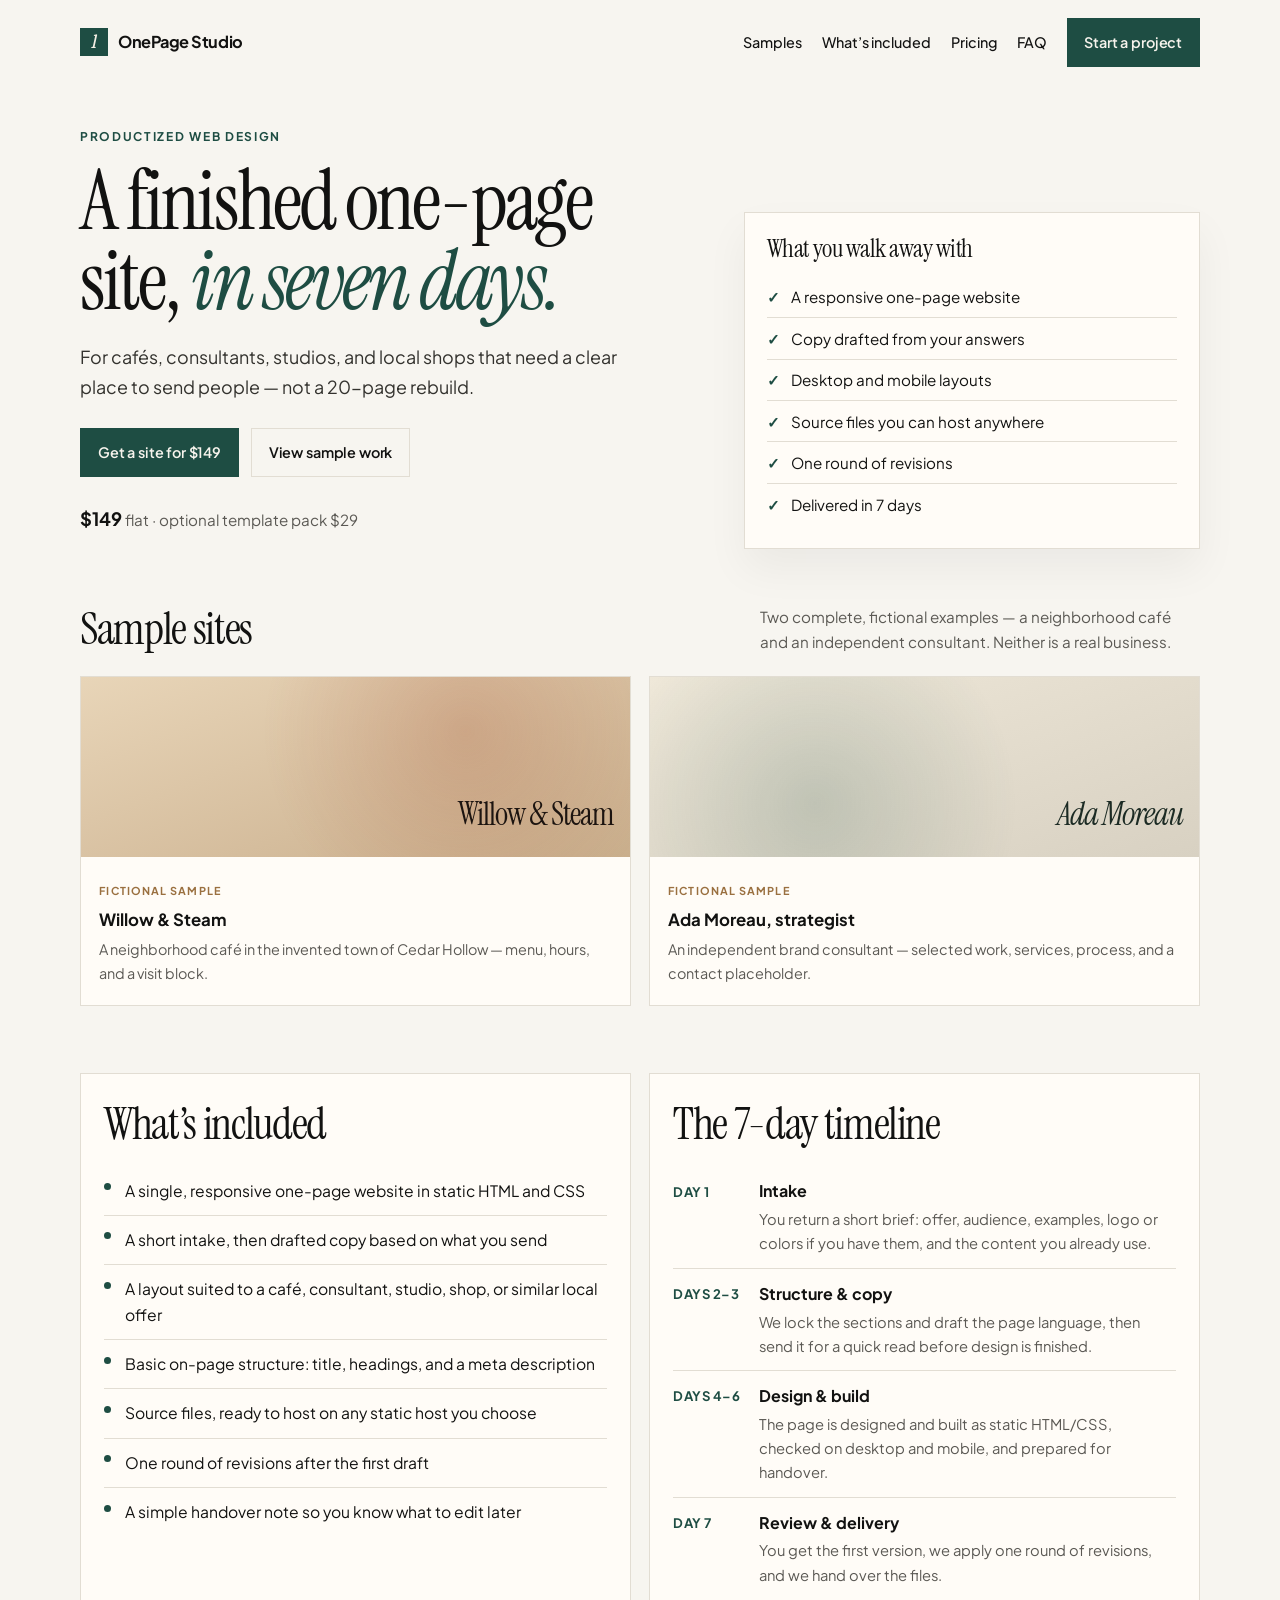
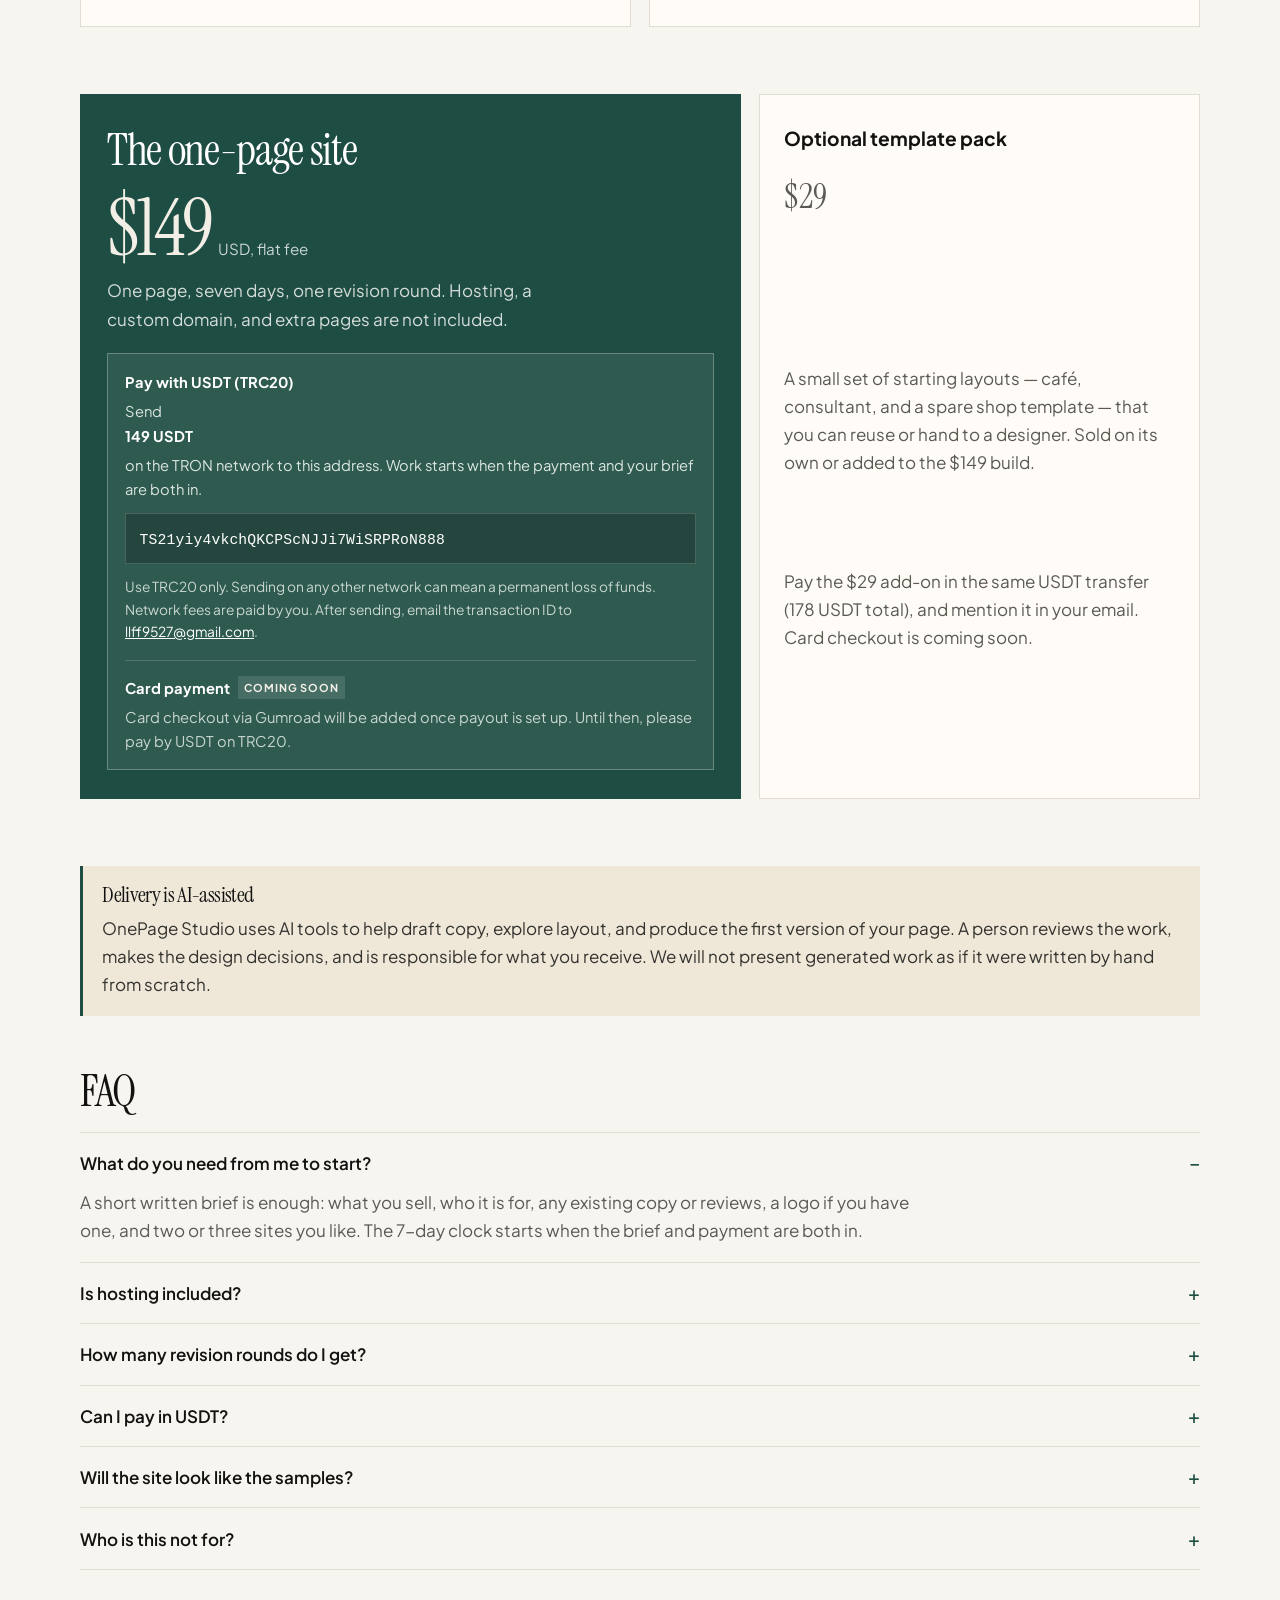
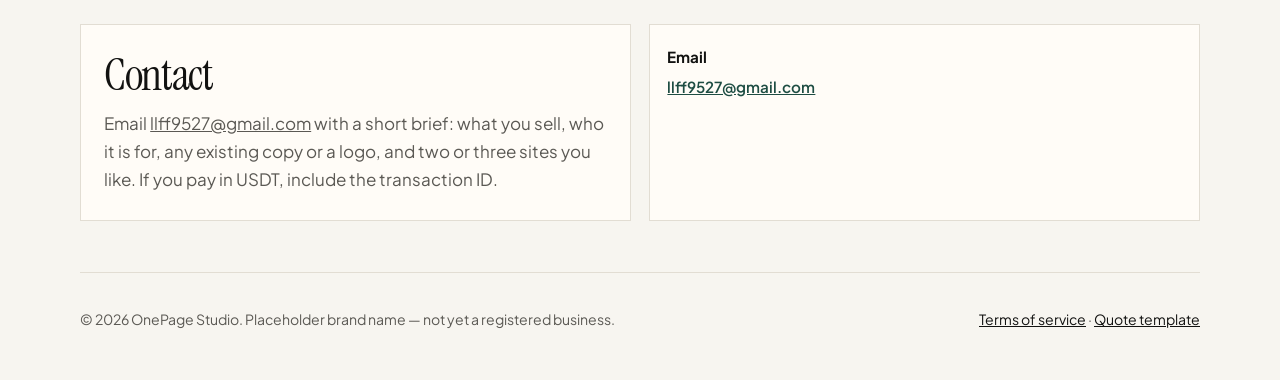
<file: index.html>
<!DOCTYPE html>
<html lang="en">
<head>
  <meta charset="utf-8">
  <meta name="viewport" content="width=device-width, initial-scale=1">
  <meta name="description" content="OnePage Studio designs and delivers a finished one-page website in 7 days for $149. Pay with TRC20 USDT. Card payment is coming soon. Delivery is AI-assisted.">
  <title>OnePage Studio — a one-page website in 7 days</title>
  <link rel="stylesheet" href="fonts/instrument-serif.css">
  <link rel="stylesheet" href="fonts/plus-jakarta.css">
  <link rel="stylesheet" href="css/studio.css">
</head>
<body>
  <a class="skip" href="#main">Skip to content</a>

  <div class="wrap">
    <header class="site">
      <a class="logo" href="#main"><span class="logo-mark" aria-hidden="true">1</span>OnePage Studio</a>
      <nav class="site" aria-label="Primary">
        <a href="#samples">Samples</a>
        <a href="#included">What’s included</a>
        <a href="#pricing">Pricing</a>
        <a href="#faq">FAQ</a>
        <a class="btn" href="#pricing">Start a project</a>
      </nav>
    </header>

    <main id="main">
      <section class="hero">
        <div class="hero-grid">
          <div>
            <p class="eyebrow">Productized web design</p>
            <h1>A finished one-page site, <em>in seven days.</em></h1>
            <p class="lede">For cafés, consultants, studios, and local shops that need a clear place to send people — not a 20-page rebuild.</p>
            <div class="hero-actions">
              <a class="btn" href="#pricing">Get a site for $149</a>
              <a class="btn btn-ghost" href="#samples">View sample work</a>
              <p class="price-chip"><strong>$149</strong> flat · optional template pack $29</p>
            </div>
          </div>
          <aside class="hero-card">
            <h2>What you walk away with</h2>
            <ul class="include-mini">
              <li><i>✓</i> A responsive one-page website</li>
              <li><i>✓</i> Copy drafted from your answers</li>
              <li><i>✓</i> Desktop and mobile layouts</li>
              <li><i>✓</i> Source files you can host anywhere</li>
              <li><i>✓</i> One round of revisions</li>
              <li><i>✓</i> Delivered in 7 days</li>
            </ul>
          </aside>
        </div>
      </section>

      <section class="samples" id="samples">
        <div class="section-head">
          <h2>Sample sites</h2>
          <p>Two complete, fictional examples — a neighborhood café and an independent consultant. Neither is a real business.</p>
        </div>
        <div class="sample-grid">
          <a class="sample-card" href="samples/cafe/index.html">
            <div class="thumb cafe" aria-hidden="true"><span class="thumb-type">Willow &amp; Steam</span></div>
            <div class="meta">
              <span class="badge">Fictional sample</span>
              <h3>Willow &amp; Steam</h3>
              <p>A neighborhood café in the invented town of Cedar Hollow — menu, hours, and a visit block.</p>
            </div>
          </a>
          <a class="sample-card" href="samples/consultant/index.html">
            <div class="thumb consult" aria-hidden="true"><span class="thumb-type">Ada Moreau</span></div>
            <div class="meta">
              <span class="badge">Fictional sample</span>
              <h3>Ada Moreau, strategist</h3>
              <p>An independent brand consultant — selected work, services, process, and a contact placeholder.</p>
            </div>
          </a>
        </div>
      </section>

      <div class="two" id="included">
        <section class="panel">
          <h2>What’s included</h2>
          <ul class="list">
            <li>A single, responsive one-page website in static HTML and CSS</li>
            <li>A short intake, then drafted copy based on what you send</li>
            <li>A layout suited to a café, consultant, studio, shop, or similar local offer</li>
            <li>Basic on-page structure: title, headings, and a meta description</li>
            <li>Source files, ready to host on any static host you choose</li>
            <li>One round of revisions after the first draft</li>
            <li>A simple handover note so you know what to edit later</li>
          </ul>
        </section>
        <section class="panel" id="timeline">
          <h2>The 7-day timeline</h2>
          <ol class="timeline">
            <li>
              <span class="day">Day 1</span>
              <div>
                <h3>Intake</h3>
                <p>You return a short brief: offer, audience, examples, logo or colors if you have them, and the content you already use.</p>
              </div>
            </li>
            <li>
              <span class="day">Days 2–3</span>
              <div>
                <h3>Structure &amp; copy</h3>
                <p>We lock the sections and draft the page language, then send it for a quick read before design is finished.</p>
              </div>
            </li>
            <li>
              <span class="day">Days 4–6</span>
              <div>
                <h3>Design &amp; build</h3>
                <p>The page is designed and built as static HTML/CSS, checked on desktop and mobile, and prepared for handover.</p>
              </div>
            </li>
            <li>
              <span class="day">Day 7</span>
              <div>
                <h3>Review &amp; delivery</h3>
                <p>You get the first version, we apply one round of revisions, and we hand over the files.</p>
              </div>
            </li>
          </ol>
        </section>
      </div>

      <section class="pricing" id="pricing">
        <div class="price-grid">
          <div class="price-card">
            <h2>The one-page site</h2>
            <div class="amount"><b>$149</b><span>USD, flat fee</span></div>
            <p class="fine">One page, seven days, one revision round. Hosting, a custom domain, and extra pages are not included.</p>
            <div class="pay-box">
              <strong>Pay with USDT (TRC20)</strong>
              <p>Send <strong>149 USDT</strong> on the TRON network to this address. Work starts when the payment and your brief are both in.</p>
              <p class="wallet"><code>TS21yiy4vkchQKCPScNJJi7WiSRPRoN888</code></p>
              <p class="pay-note">Use TRC20 only. Sending on any other network can mean a permanent loss of funds. Network fees are paid by you. After sending, email the transaction ID to <a href="mailto:llff9527@gmail.com">llff9527@gmail.com</a>.</p>
              <div class="pay-soon">
                <strong>Card payment <span class="soon-tag">Coming soon</span></strong>
                <p>Card checkout via Gumroad will be added once payout is set up. Until then, please pay by USDT on TRC20.</p>
              </div>
            </div>
          </div>
          <div class="add-on">
            <h3>Optional template pack</h3>
            <p class="tagprice">$29</p>
            <p>A small set of starting layouts — café, consultant, and a spare shop template — that you can reuse or hand to a designer. Sold on its own or added to the $149 build.</p>
            <p>Pay the $29 add-on in the same USDT transfer (178 USDT total), and mention it in your email. Card checkout is coming soon.</p>
          </div>
        </div>
      </section>

      <aside class="notice" id="ai">
        <h2>Delivery is AI-assisted</h2>
        <p>OnePage Studio uses AI tools to help draft copy, explore layout, and produce the first version of your page. A person reviews the work, makes the design decisions, and is responsible for what you receive. We will not present generated work as if it were written by hand from scratch.</p>
      </aside>

      <section class="faq" id="faq">
        <h2>FAQ</h2>
        <details open>
          <summary>What do you need from me to start?</summary>
          <p>A short written brief is enough: what you sell, who it is for, any existing copy or reviews, a logo if you have one, and two or three sites you like. The 7-day clock starts when the brief and payment are both in.</p>
        </details>
        <details>
          <summary>Is hosting included?</summary>
          <p>No. You receive static files you can put on GitHub Pages, Netlify, Cloudflare Pages, or any host you already use. Domain registration is also yours to arrange. We can include a short hosting note in the handover.</p>
        </details>
        <details>
          <summary>How many revision rounds do I get?</summary>
          <p>One round is included, covering copy tweaks and reasonable layout adjustments on the agreed page. A change of offer, a new sitemap, or extra pages would be quoted separately.</p>
        </details>
        <details>
          <summary>Can I pay in USDT?</summary>
          <p>Yes — TRC20 USDT sent to the address in the pricing section is the payment method available now. Send 149 USDT (or 178 USDT if you add the template pack) on the TRON network only, then email the transaction ID to llff9527@gmail.com. Card payment via Gumroad is coming soon.</p>
        </details>
        <details>
          <summary>Will the site look like the samples?</summary>
          <p>The samples show the standard of finish and the kind of one-page structure we deliver. Your layout, type, and colors will be set from your brief, not copied from the fictional café or consultant.</p>
        </details>
        <details>
          <summary>Who is this not for?</summary>
          <p>If you need an online store, a booking engine, a blog, or a large marketing site, this offer is too small. It is meant for a single, clear page that can be built and handed over in a week.</p>
        </details>
      </section>

      <section class="contact" id="contact">
        <div class="panel">
          <h2>Contact</h2>
          <p>Email <a href="mailto:llff9527@gmail.com">llff9527@gmail.com</a> with a short brief: what you sell, who it is for, any existing copy or a logo, and two or three sites you like. If you pay in USDT, include the transaction ID.</p>
        </div>
        <div class="contact-box">
          <strong>Email</strong>
          <a href="mailto:llff9527@gmail.com">llff9527@gmail.com</a>
        </div>
      </section>
    </main>

    <footer class="site">
      <p>© 2026 OnePage Studio. Placeholder brand name — not yet a registered business.</p>
      <p><a href="terms.html">Terms of service</a> · <a href="quote-template.html">Quote template</a></p>
    </footer>
  </div>
</body>
</html>
</file>
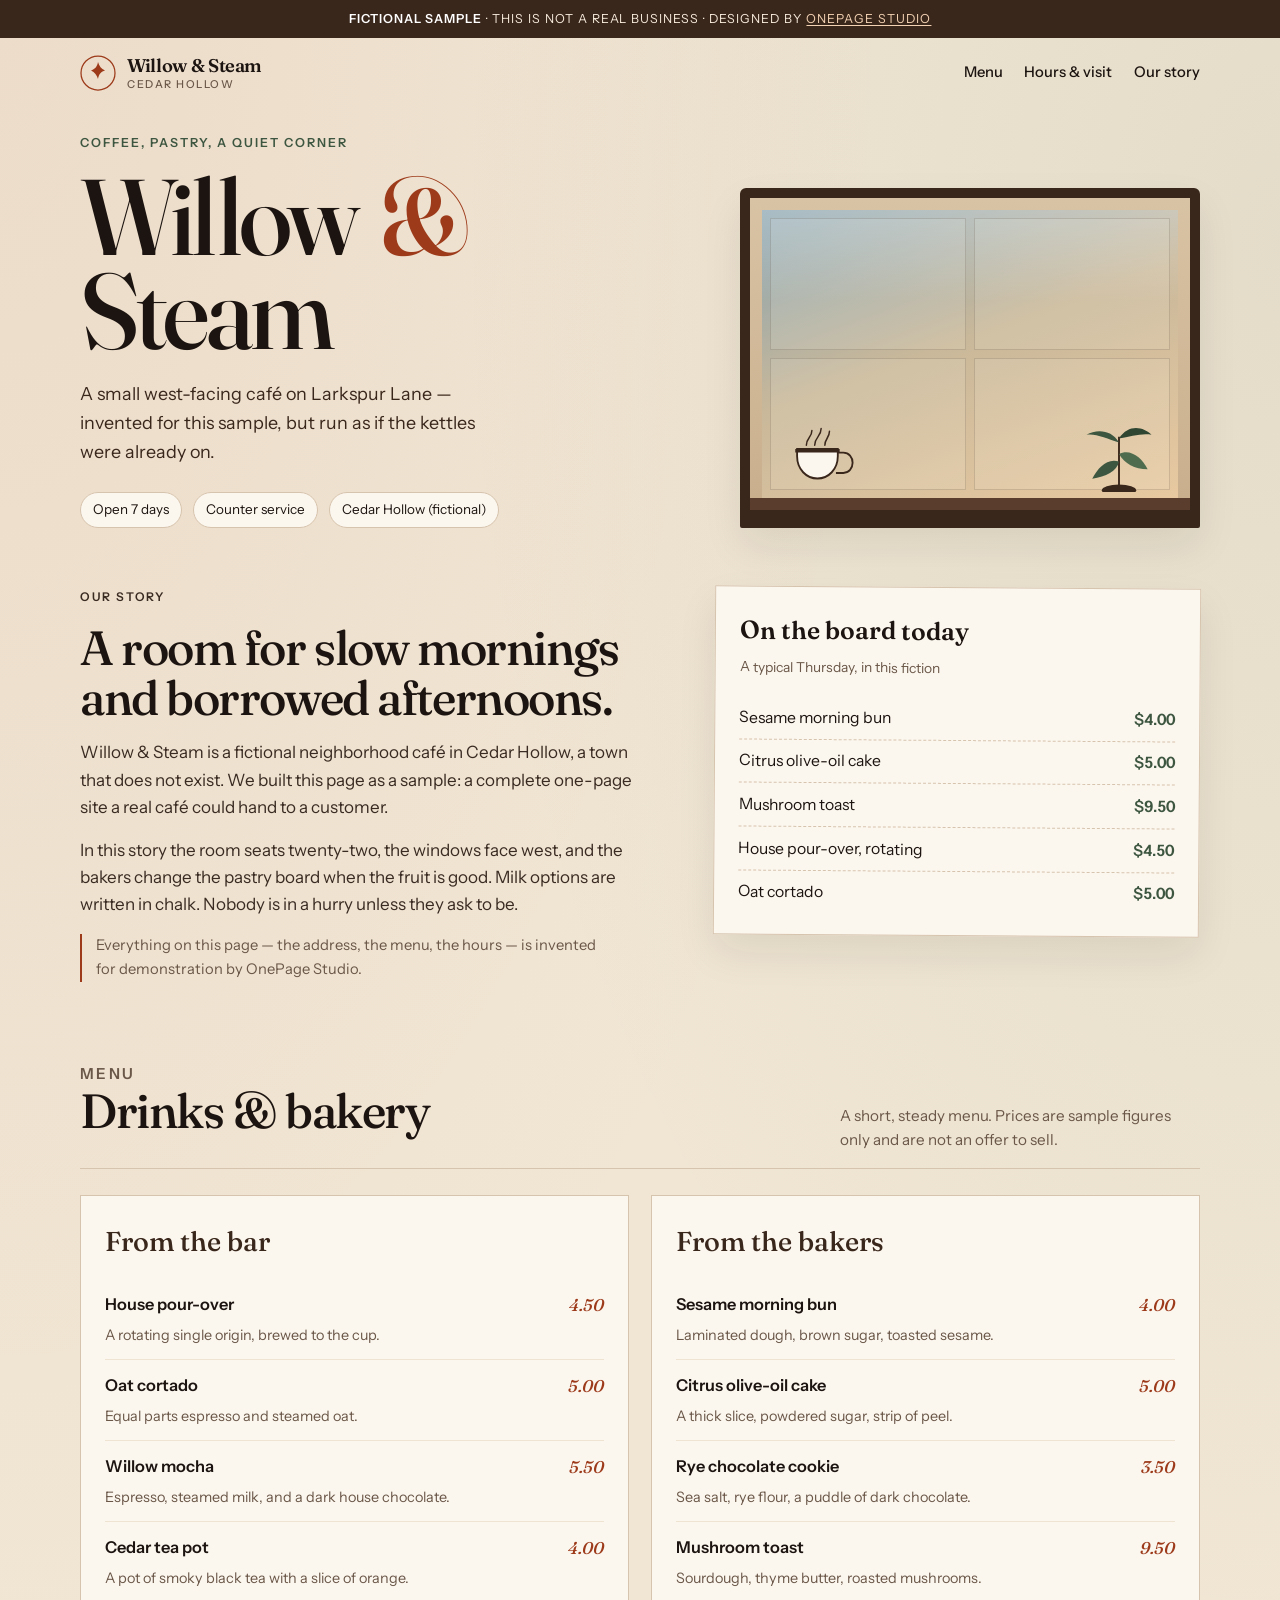
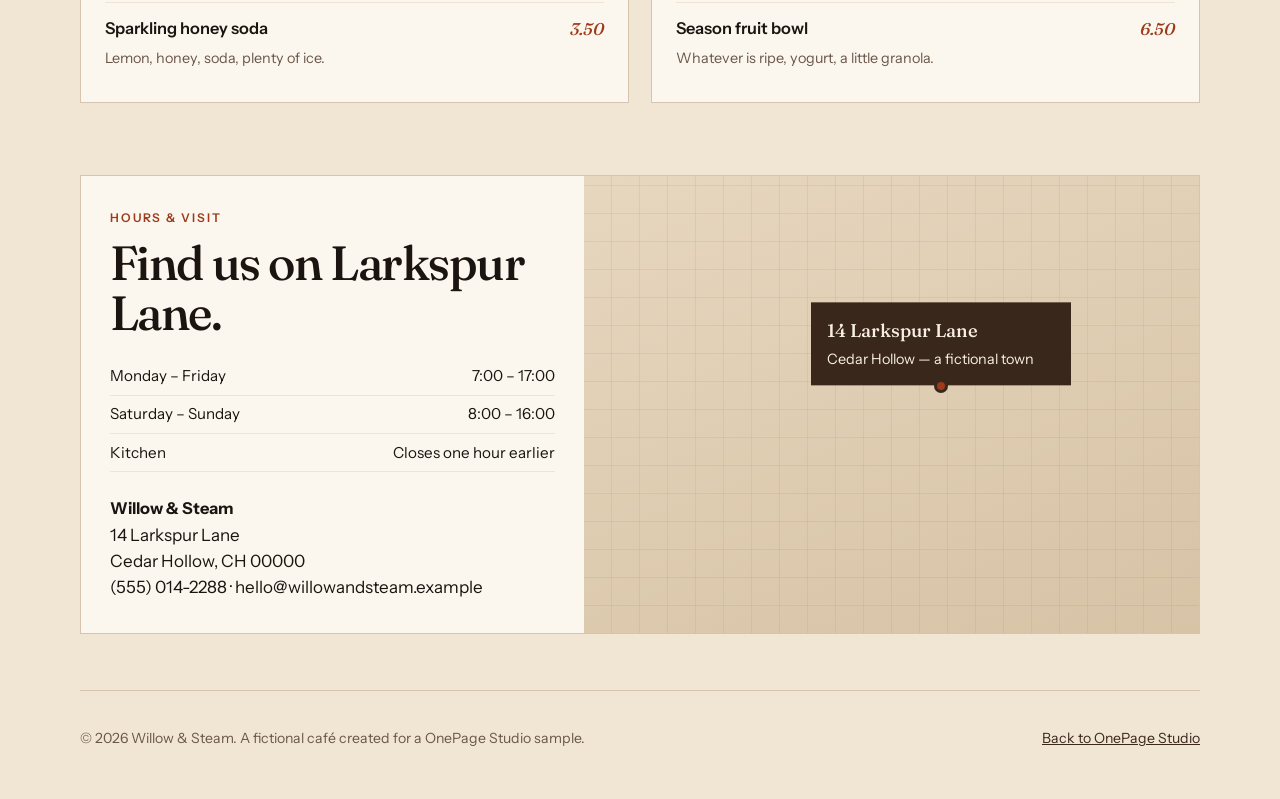
<file: samples/cafe/index.html>
<!DOCTYPE html>
<html lang="en">
<head>
  <meta charset="utf-8">
  <meta name="viewport" content="width=device-width, initial-scale=1">
  <meta name="description" content="Willow &amp; Steam is a fictional neighborhood café in Cedar Hollow, created as a sample one-page website by OnePage Studio.">
  <title>Willow &amp; Steam — a fictional café in Cedar Hollow</title>
  <link rel="stylesheet" href="../../fonts/fraunces.css">
  <link rel="stylesheet" href="../../fonts/instrument-sans.css">
  <link rel="stylesheet" href="styles.css">
</head>
<body>
  <a class="skip" href="#main">Skip to content</a>
  <div class="sample-banner">
    <strong>Fictional sample</strong> · This is not a real business · Designed by
    <a href="../../index.html">OnePage Studio</a>
  </div>

  <div class="wrap">
    <header class="site">
      <a class="brand" href="#main">
        <svg class="brand-mark" viewBox="0 0 36 36" aria-hidden="true">
          <circle cx="18" cy="18" r="17" fill="none" stroke="currentColor" stroke-width="1.25"/>
          <path d="M18 7c1.2 4.2 3.2 6.8 7 8.4-3.6 1-6.2 3.4-7 8.6-1.2-4.2-3.2-6.8-7-8.6 3.6-1 6.2-3.4 7-8.4Z" fill="currentColor"/>
        </svg>
        <span class="brand-name">Willow &amp; Steam<span>Cedar Hollow</span></span>
      </a>
      <nav class="site" aria-label="Primary">
        <a href="#menu">Menu</a>
        <a href="#visit">Hours &amp; visit</a>
        <a href="#about">Our story</a>
      </nav>
    </header>

    <main id="main">
      <section class="hero" aria-labelledby="hero-title">
        <div>
          <p class="eyebrow">Coffee, pastry, a quiet corner</p>
          <h1 id="hero-title">Willow <span class="amp">&amp;</span> Steam</h1>
          <p class="hero-lead">A small west-facing café on Larkspur Lane — invented for this sample, but run as if the kettles were already on.</p>
          <div class="hero-meta">
            <span class="chip">Open 7 days</span>
            <span class="chip">Counter service</span>
            <span class="chip">Cedar Hollow (fictional)</span>
          </div>
        </div>
        <div class="window" aria-hidden="true">
          <div class="window-pane"><span></span><span></span><span></span><span></span></div>
          <svg class="cup" viewBox="0 0 80 70" fill="none">
            <path d="M12 28h44v8c0 14-10 24-22 24S12 50 12 36v-8Z" fill="#fbf6ee" stroke="#3a271c" stroke-width="2"/>
            <path d="M56 32h6c6 0 10 5 10 11s-4 11-10 11h-8" stroke="#3a271c" stroke-width="2"/>
            <path d="M10 28h48v4H10z" fill="#3a271c"/>
            <path d="M28 8c0 8-6 8-6 16M38 6c0 9-7 9-7 18M47 9c0 7-5 8-5 15" stroke="#3a271c" stroke-width="1.6" stroke-linecap="round"/>
          </svg>
          <svg class="plant" viewBox="0 0 90 110" fill="none">
            <path d="M45 108V52" stroke="#3a271c" stroke-width="2"/>
            <ellipse cx="45" cy="108" rx="18" ry="6" fill="#3a271c"/>
            <path d="M45 78c-12-4-22 6-28 18 14-2 26-8 28-18Z" fill="#3d5640"/>
            <path d="M45 70c12-6 24 4 30 16-14 0-24-6-30-16Z" fill="#4f6d4e"/>
            <path d="M45 58c-8-14-24-14-34-8 8-2 22 4 34 8Z" fill="#3d5640"/>
            <path d="M45 54c10-16 26-12 34-4-10-2-22 2-34 4Z" fill="#2f4632"/>
          </svg>
          <div class="sill"></div>
        </div>
      </section>

      <section class="story" id="about">
        <div>
          <p class="kicker">Our story</p>
          <h2>A room for slow mornings and borrowed afternoons.</h2>
          <p>Willow &amp; Steam is a fictional neighborhood café in Cedar Hollow, a town that does not exist. We built this page as a sample: a complete one-page site a real café could hand to a customer.</p>
          <p>In this story the room seats twenty-two, the windows face west, and the bakers change the pastry board when the fruit is good. Milk options are written in chalk. Nobody is in a hurry unless they ask to be.</p>
          <p class="note">Everything on this page — the address, the menu, the hours — is invented for demonstration by OnePage Studio.</p>
        </div>
        <aside class="board" aria-labelledby="board-title">
          <h3 id="board-title">On the board today</h3>
          <p class="date">A typical Thursday, in this fiction</p>
          <ul>
            <li>Sesame morning bun <span class="price">$4.00</span></li>
            <li>Citrus olive-oil cake <span class="price">$5.00</span></li>
            <li>Mushroom toast <span class="price">$9.50</span></li>
            <li>House pour-over, rotating <span class="price">$4.50</span></li>
            <li>Oat cortado <span class="price">$5.00</span></li>
          </ul>
        </aside>
      </section>

      <section class="menu" id="menu">
        <div class="menu-head">
          <div>
            <p class="kicker">Menu</p>
            <h2>Drinks &amp; bakery</h2>
          </div>
          <p>A short, steady menu. Prices are sample figures only and are not an offer to sell.</p>
        </div>
        <div class="menu-grid">
          <div class="menu-col">
            <h3>From the bar</h3>
            <article class="item">
              <h4>House pour-over</h4><span class="price">4.50</span>
              <p>A rotating single origin, brewed to the cup.</p>
            </article>
            <article class="item">
              <h4>Oat cortado</h4><span class="price">5.00</span>
              <p>Equal parts espresso and steamed oat.</p>
            </article>
            <article class="item">
              <h4>Willow mocha</h4><span class="price">5.50</span>
              <p>Espresso, steamed milk, and a dark house chocolate.</p>
            </article>
            <article class="item">
              <h4>Cedar tea pot</h4><span class="price">4.00</span>
              <p>A pot of smoky black tea with a slice of orange.</p>
            </article>
            <article class="item">
              <h4>Sparkling honey soda</h4><span class="price">3.50</span>
              <p>Lemon, honey, soda, plenty of ice.</p>
            </article>
          </div>
          <div class="menu-col">
            <h3>From the bakers</h3>
            <article class="item">
              <h4>Sesame morning bun</h4><span class="price">4.00</span>
              <p>Laminated dough, brown sugar, toasted sesame.</p>
            </article>
            <article class="item">
              <h4>Citrus olive-oil cake</h4><span class="price">5.00</span>
              <p>A thick slice, powdered sugar, strip of peel.</p>
            </article>
            <article class="item">
              <h4>Rye chocolate cookie</h4><span class="price">3.50</span>
              <p>Sea salt, rye flour, a puddle of dark chocolate.</p>
            </article>
            <article class="item">
              <h4>Mushroom toast</h4><span class="price">9.50</span>
              <p>Sourdough, thyme butter, roasted mushrooms.</p>
            </article>
            <article class="item">
              <h4>Season fruit bowl</h4><span class="price">6.50</span>
              <p>Whatever is ripe, yogurt, a little granola.</p>
            </article>
          </div>
        </div>
      </section>

      <section class="visit" id="visit">
        <div class="visit-copy">
          <p class="kicker">Hours &amp; visit</p>
          <h2>Find us on Larkspur Lane.</h2>
          <ul class="hours">
            <li><span>Monday – Friday</span><span>7:00 – 17:00</span></li>
            <li><span>Saturday – Sunday</span><span>8:00 – 16:00</span></li>
            <li><span>Kitchen</span><span>Closes one hour earlier</span></li>
          </ul>
          <address class="address">
            <strong>Willow &amp; Steam</strong>
            14 Larkspur Lane<br>
            Cedar Hollow, CH 00000<br>
            (555) 014-2288 · hello@willowandsteam.example
          </address>
        </div>
        <div class="map" role="img" aria-label="Stylized map of a fictional location on Larkspur Lane.">
          <div class="map-pin"><b>14 Larkspur Lane</b>Cedar Hollow — a fictional town</div>
          <div class="map-dot" aria-hidden="true"></div>
        </div>
      </section>
    </main>

    <footer class="site">
      <p>© 2026 Willow &amp; Steam. A fictional café created for a OnePage Studio sample.</p>
      <p><a href="../../index.html">Back to OnePage Studio</a></p>
    </footer>
  </div>
</body>
</html>
</file>
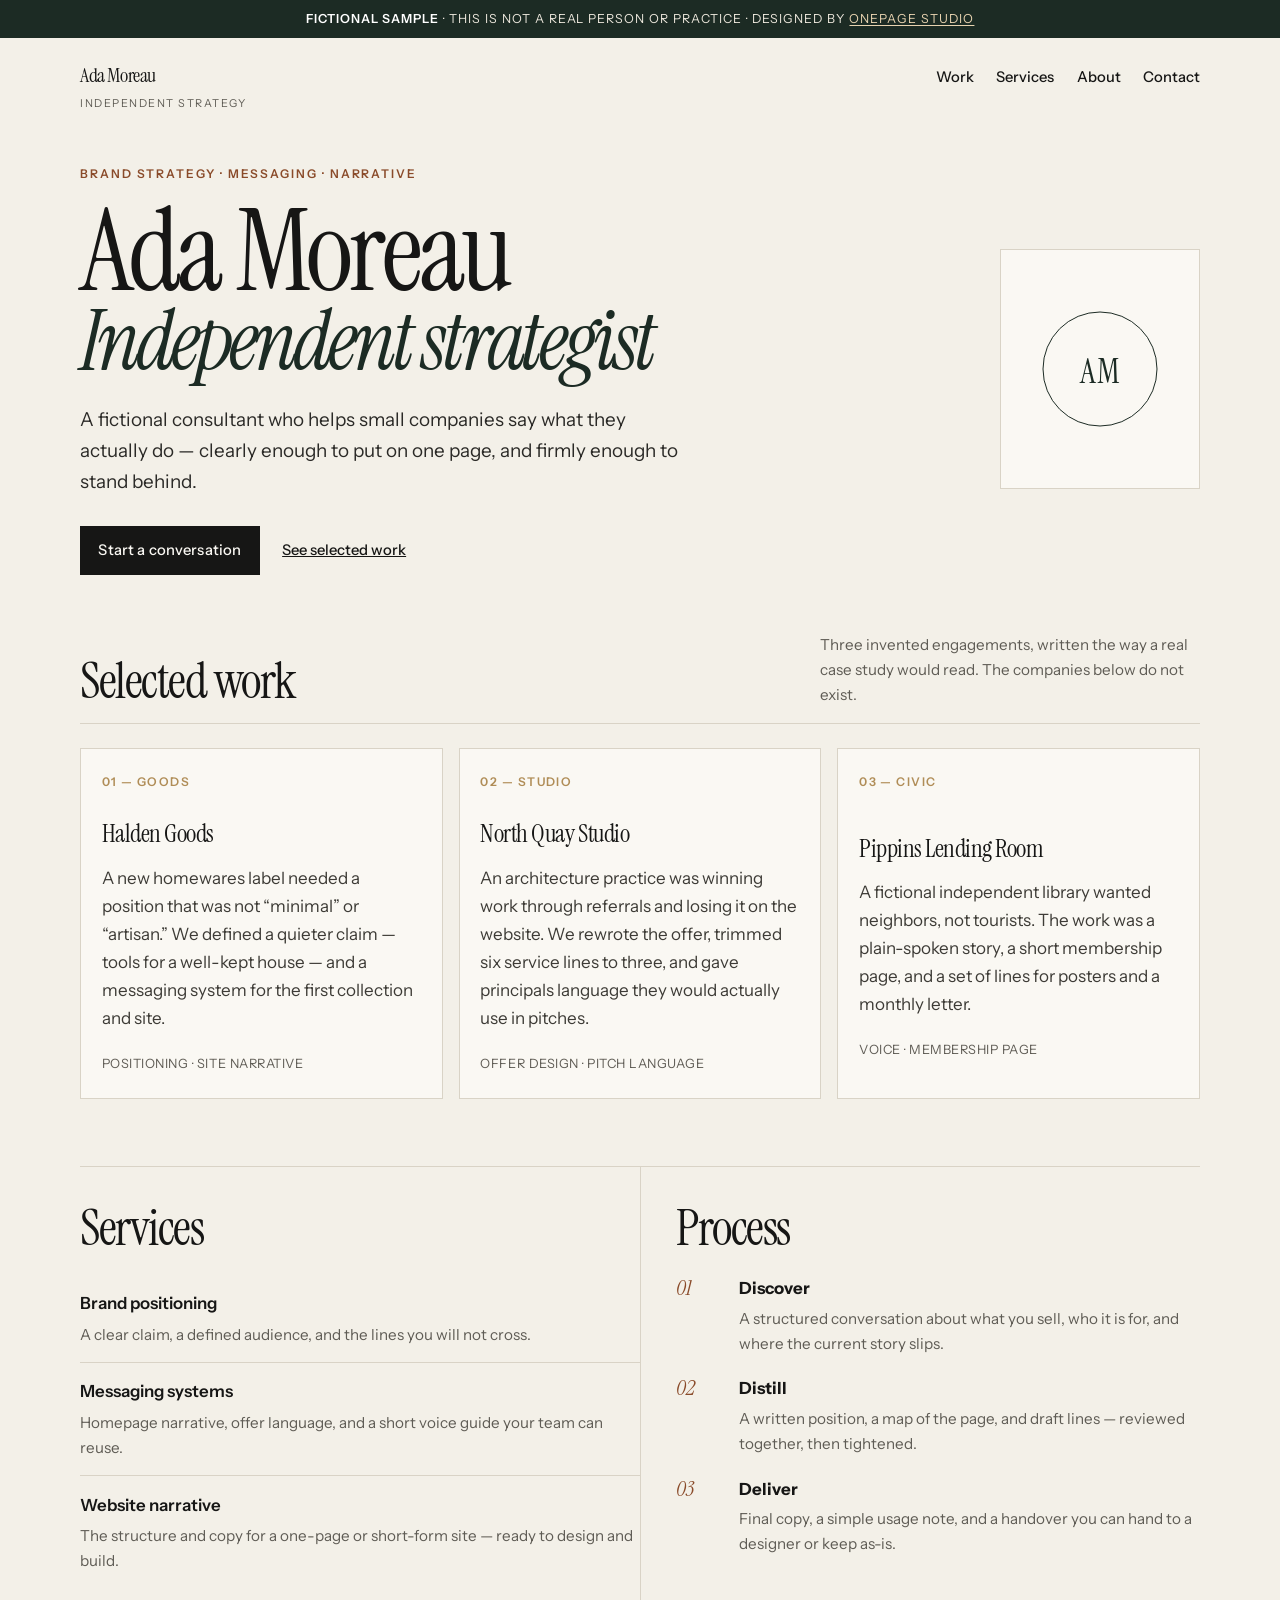
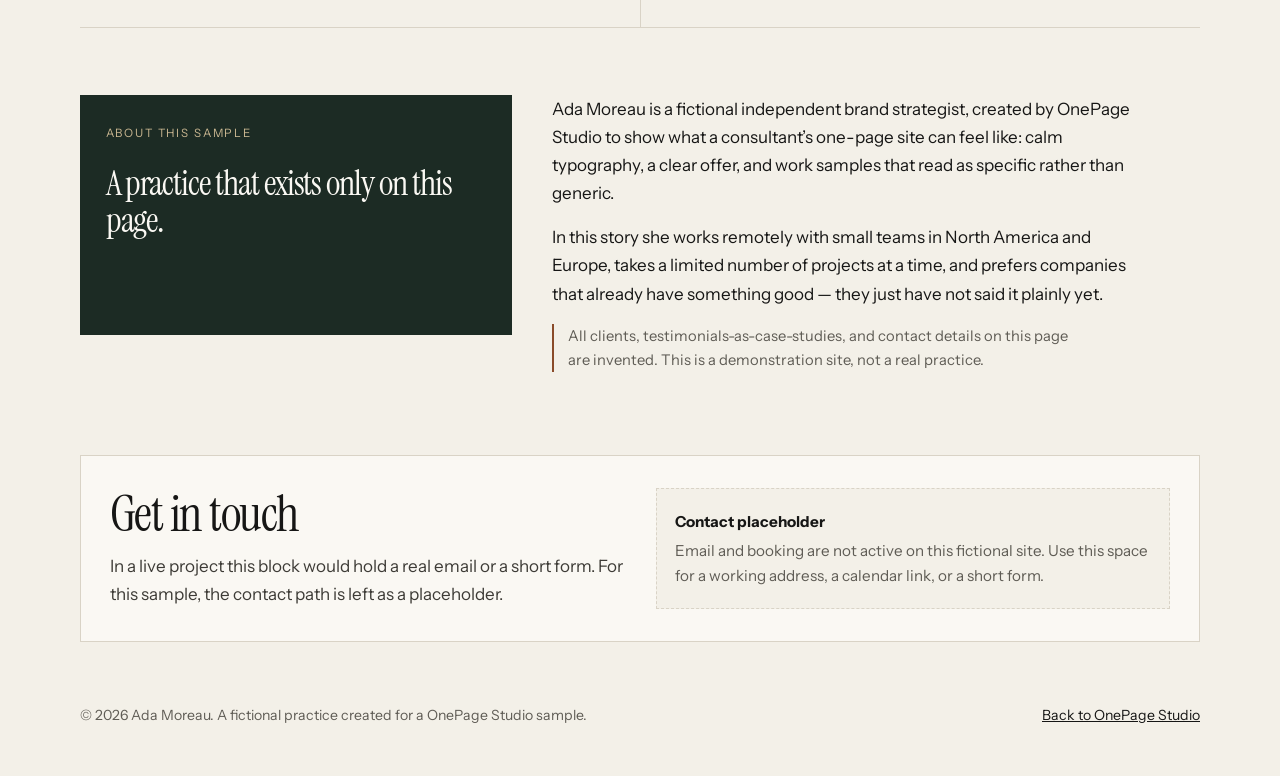
<file: samples/consultant/index.html>
<!DOCTYPE html>
<html lang="en">
<head>
  <meta charset="utf-8">
  <meta name="viewport" content="width=device-width, initial-scale=1">
  <meta name="description" content="Ada Moreau is a fictional independent brand strategist created as a sample one-page website by OnePage Studio.">
  <title>Ada Moreau — Independent brand strategist (fictional sample)</title>
  <link rel="stylesheet" href="../../fonts/instrument-serif.css">
  <link rel="stylesheet" href="../../fonts/instrument-sans.css">
  <link rel="stylesheet" href="styles.css">
</head>
<body>
  <a class="skip" href="#main">Skip to content</a>
  <div class="sample-banner">
    <strong>Fictional sample</strong> · This is not a real person or practice · Designed by
    <a href="../../index.html">OnePage Studio</a>
  </div>

  <div class="wrap">
    <header class="site">
      <a class="wordmark" href="#main">Ada Moreau<small>Independent strategy</small></a>
      <nav class="site" aria-label="Primary">
        <a href="#work">Work</a>
        <a href="#services">Services</a>
        <a href="#about">About</a>
        <a href="#contact">Contact</a>
      </nav>
    </header>

    <main id="main">
      <section class="hero">
        <div class="hero-grid">
          <div>
            <p class="eyebrow">Brand strategy · Messaging · Narrative</p>
            <h1>Ada Moreau <span>Independent strategist</span></h1>
            <p class="lede">A fictional consultant who helps small companies say what they actually do — clearly enough to put on one page, and firmly enough to stand behind.</p>
            <div class="hero-actions">
              <a class="btn" href="#contact">Start a conversation</a>
              <a class="text-link" href="#work">See selected work</a>
            </div>
          </div>
          <div class="monogram" aria-hidden="true">
            <svg viewBox="0 0 120 120" fill="none" role="img" aria-label="AM monogram">
              <circle cx="60" cy="60" r="57" stroke="#1c2b24" stroke-width="1"/>
              <text x="60" y="74" text-anchor="middle" font-family="Instrument Serif, Georgia, serif" font-size="34" fill="#1c2b24" letter-spacing="1">AM</text>
            </svg>
          </div>
        </div>
      </section>

      <section class="work" id="work">
        <div class="section-head">
          <h2>Selected work</h2>
          <p>Three invented engagements, written the way a real case study would read. The companies below do not exist.</p>
        </div>
        <div class="cases">
          <article class="case">
            <p class="index">01 — Goods</p>
            <h3>Halden Goods</h3>
            <p>A new homewares label needed a position that was not “minimal” or “artisan.” We defined a quieter claim — tools for a well-kept house — and a messaging system for the first collection and site.</p>
            <p class="tag">Positioning · site narrative</p>
          </article>
          <article class="case">
            <p class="index">02 — Studio</p>
            <h3>North Quay Studio</h3>
            <p>An architecture practice was winning work through referrals and losing it on the website. We rewrote the offer, trimmed six service lines to three, and gave principals language they would actually use in pitches.</p>
            <p class="tag">Offer design · pitch language</p>
          </article>
          <article class="case">
            <p class="index">03 — Civic</p>
            <h3>Pippins Lending Room</h3>
            <p>A fictional independent library wanted neighbors, not tourists. The work was a plain-spoken story, a short membership page, and a set of lines for posters and a monthly letter.</p>
            <p class="tag">Voice · membership page</p>
          </article>
        </div>
      </section>

      <div class="split">
        <section id="services">
          <h2>Services</h2>
          <ul class="services">
            <li>
              <h3>Brand positioning</h3>
              <p>A clear claim, a defined audience, and the lines you will not cross.</p>
            </li>
            <li>
              <h3>Messaging systems</h3>
              <p>Homepage narrative, offer language, and a short voice guide your team can reuse.</p>
            </li>
            <li>
              <h3>Website narrative</h3>
              <p>The structure and copy for a one-page or short-form site — ready to design and build.</p>
            </li>
          </ul>
        </section>
        <section id="process" aria-labelledby="process-title">
          <h2 id="process-title">Process</h2>
          <ol class="steps">
            <li>
              <span class="num">01</span>
              <div>
                <h3>Discover</h3>
                <p>A structured conversation about what you sell, who it is for, and where the current story slips.</p>
              </div>
            </li>
            <li>
              <span class="num">02</span>
              <div>
                <h3>Distill</h3>
                <p>A written position, a map of the page, and draft lines — reviewed together, then tightened.</p>
              </div>
            </li>
            <li>
              <span class="num">03</span>
              <div>
                <h3>Deliver</h3>
                <p>Final copy, a simple usage note, and a handover you can hand to a designer or keep as-is.</p>
              </div>
            </li>
          </ol>
        </section>
      </div>

      <section class="about" id="about">
        <div class="about-panel">
          <p class="label">About this sample</p>
          <h2>A practice that exists only on this page.</h2>
        </div>
        <div>
          <p>Ada Moreau is a fictional independent brand strategist, created by OnePage Studio to show what a consultant’s one-page site can feel like: calm typography, a clear offer, and work samples that read as specific rather than generic.</p>
          <p>In this story she works remotely with small teams in North America and Europe, takes a limited number of projects at a time, and prefers companies that already have something good — they just have not said it plainly yet.</p>
          <p class="note">All clients, testimonials-as-case-studies, and contact details on this page are invented. This is a demonstration site, not a real practice.</p>
        </div>
      </section>

      <section class="contact" id="contact">
        <div>
          <h2>Get in touch</h2>
          <p>In a live project this block would hold a real email or a short form. For this sample, the contact path is left as a placeholder.</p>
        </div>
        <div class="contact-placeholder">
          <strong>Contact placeholder</strong>
          Email and booking are not active on this fictional site. Use this space for a working address, a calendar link, or a short form.
        </div>
      </section>
    </main>

    <footer class="site">
      <p>© 2026 Ada Moreau. A fictional practice created for a OnePage Studio sample.</p>
      <p><a href="../../index.html">Back to OnePage Studio</a></p>
    </footer>
  </div>
</body>
</html>
</file>
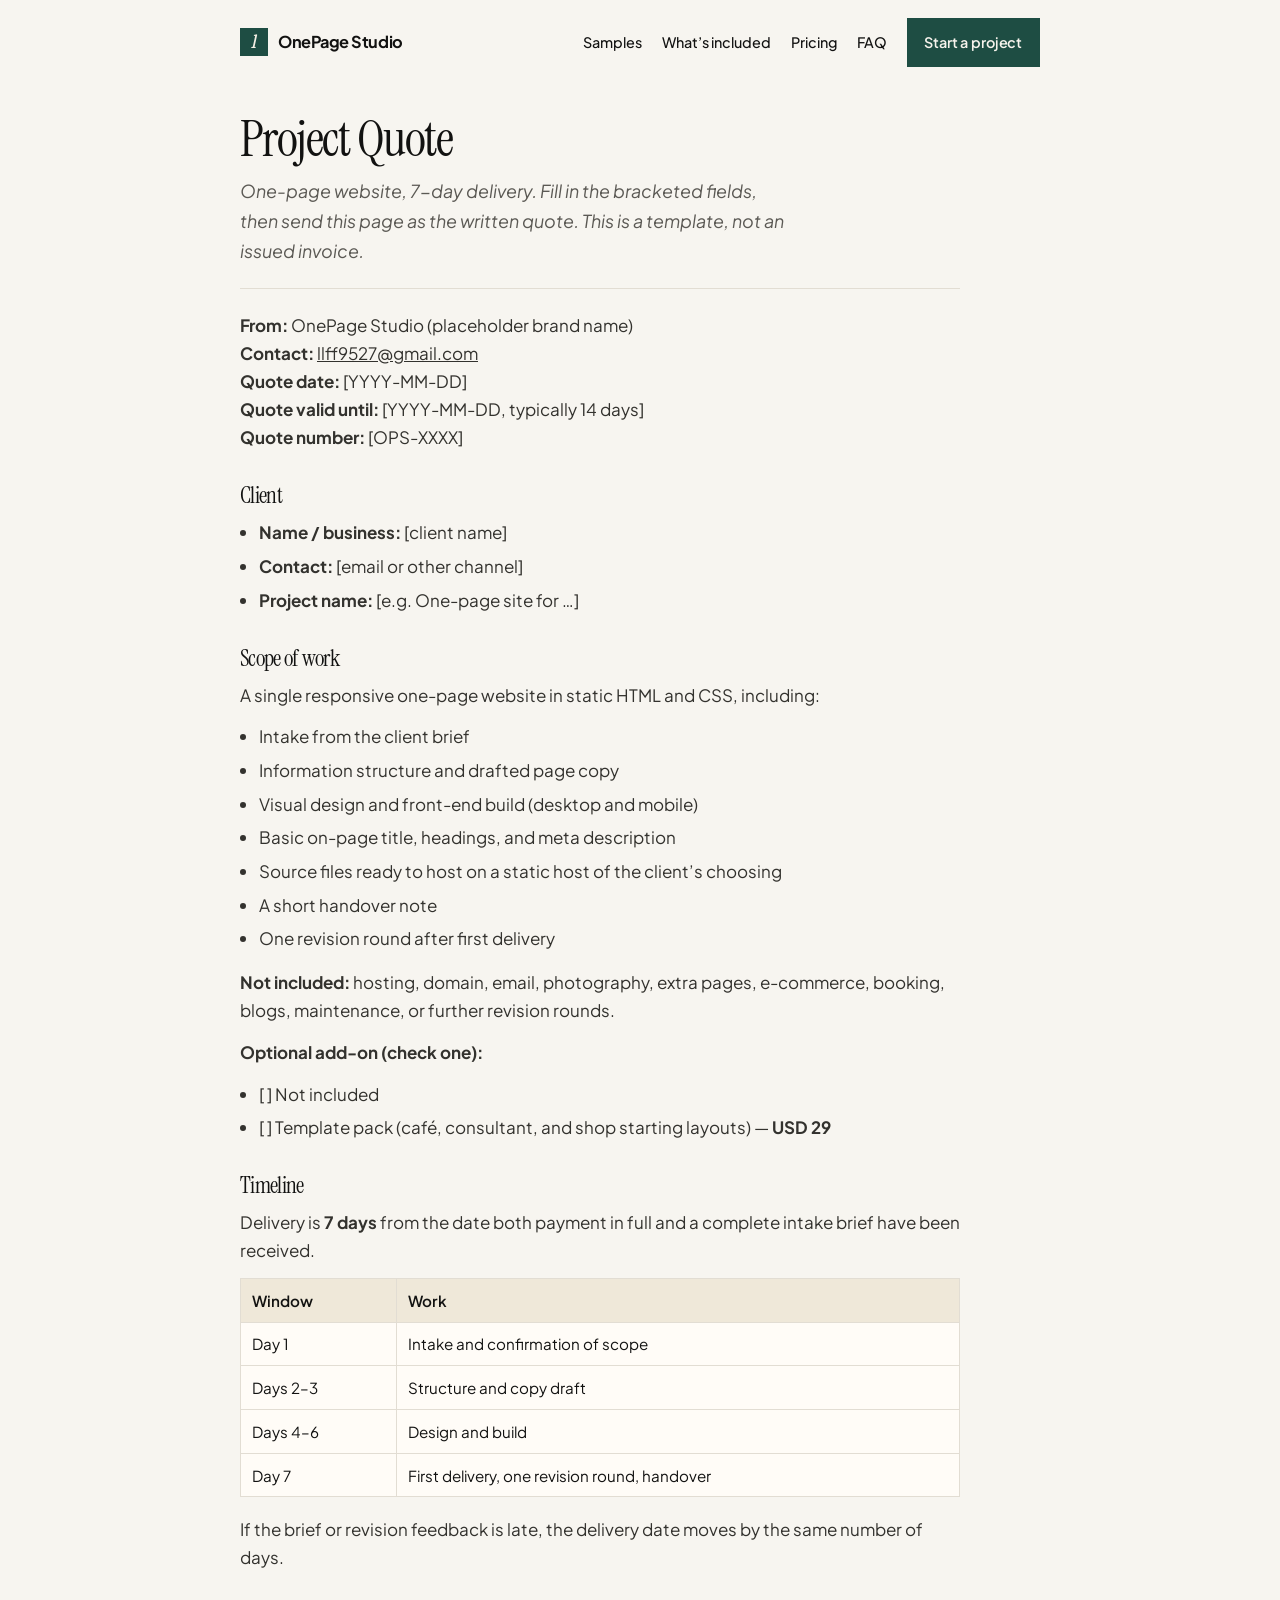
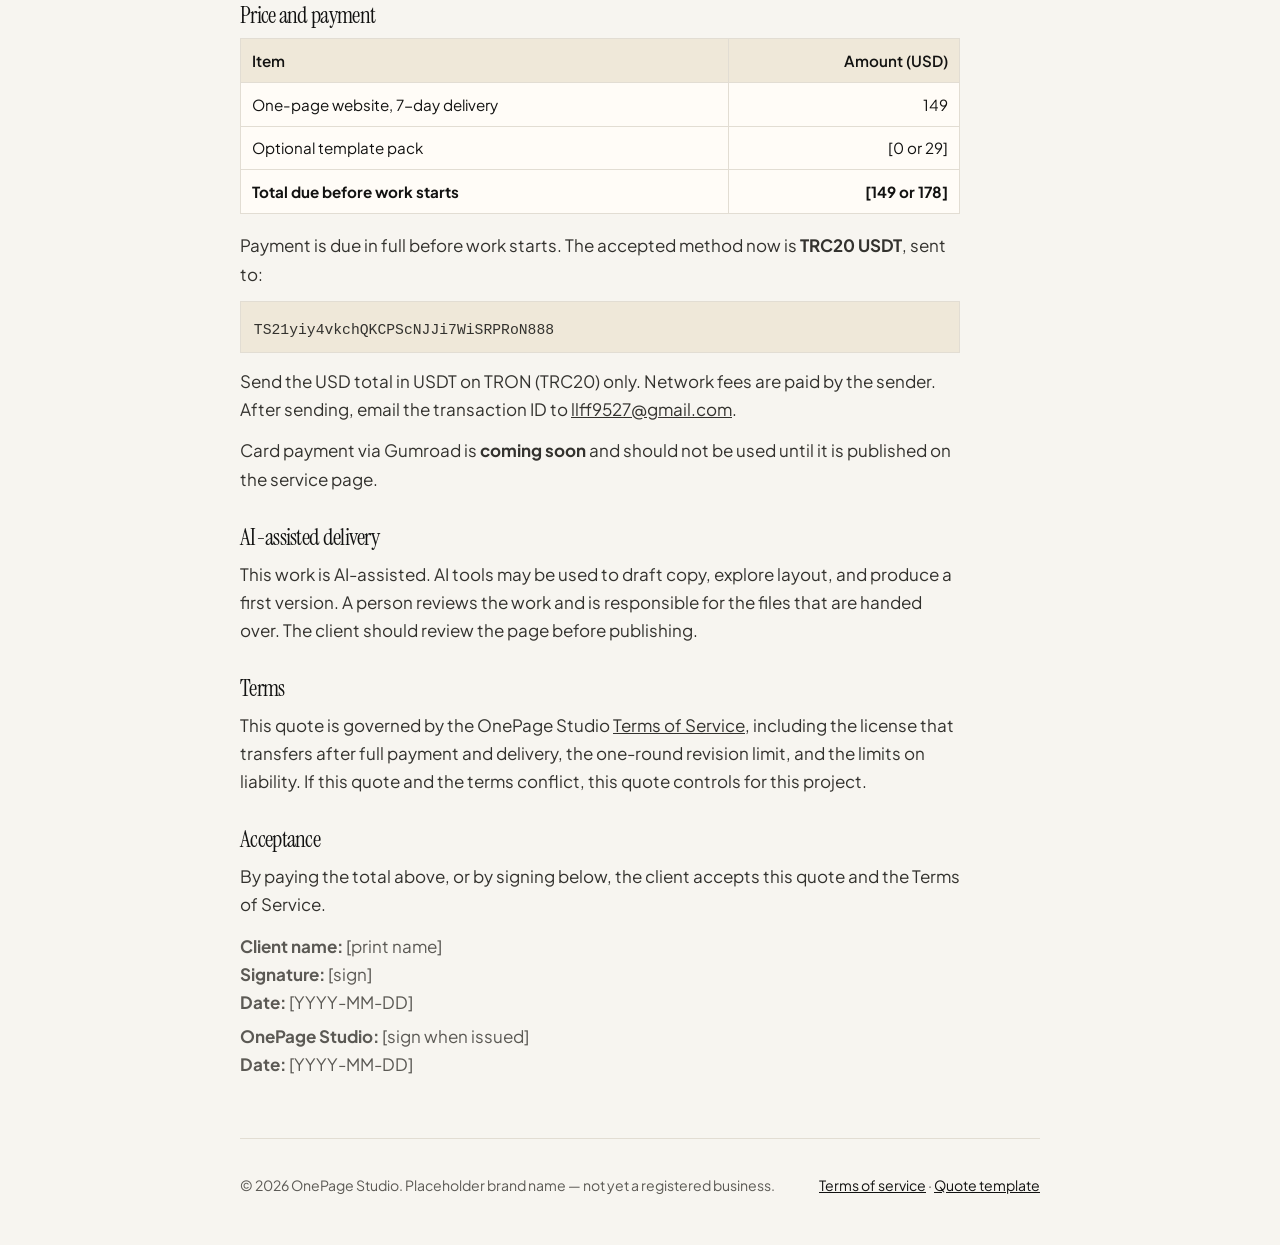
<file: quote-template.html>
<!DOCTYPE html>
<html lang="en">
<head>
  <meta charset="utf-8">
  <meta name="viewport" content="width=device-width, initial-scale=1">
  <meta name="description" content="Fill-in quote template for a OnePage Studio one-page website project.">
  <title>Project Quote Template — OnePage Studio</title>
  <link rel="stylesheet" href="fonts/instrument-serif.css">
  <link rel="stylesheet" href="fonts/plus-jakarta.css">
  <link rel="stylesheet" href="css/studio.css">
</head>
<body class="doc-page">
  <a class="skip" href="#main">Skip to content</a>

  <div class="wrap">
    <header class="site">
      <a class="logo" href="index.html"><span class="logo-mark" aria-hidden="true">1</span>OnePage Studio</a>
      <nav class="site" aria-label="Primary">
        <a href="index.html#samples">Samples</a>
        <a href="index.html#included">What’s included</a>
        <a href="index.html#pricing">Pricing</a>
        <a href="index.html#faq">FAQ</a>
        <a class="btn" href="index.html#pricing">Start a project</a>
      </nav>
    </header>

    <main id="main" class="doc">
      <h1>Project Quote</h1>
      <p class="lede"><em>One-page website, 7-day delivery. Fill in the bracketed fields, then send this page as the written quote. This is a template, not an issued invoice.</em></p>
      <hr>
      <p><strong>From:</strong> OnePage Studio (placeholder brand name)<br>
      <strong>Contact:</strong> <a href="mailto:llff9527@gmail.com">llff9527@gmail.com</a><br>
      <strong>Quote date:</strong> [YYYY-MM-DD]<br>
      <strong>Quote valid until:</strong> [YYYY-MM-DD, typically 14 days]<br>
      <strong>Quote number:</strong> [OPS-XXXX]</p>

      <h2>Client</h2>
      <ul>
        <li><strong>Name / business:</strong> [client name]</li>
        <li><strong>Contact:</strong> [email or other channel]</li>
        <li><strong>Project name:</strong> [e.g. One-page site for …]</li>
      </ul>

      <h2>Scope of work</h2>
      <p>A single responsive one-page website in static HTML and CSS, including:</p>
      <ul>
        <li>Intake from the client brief</li>
        <li>Information structure and drafted page copy</li>
        <li>Visual design and front-end build (desktop and mobile)</li>
        <li>Basic on-page title, headings, and meta description</li>
        <li>Source files ready to host on a static host of the client’s choosing</li>
        <li>A short handover note</li>
        <li>One revision round after first delivery</li>
      </ul>
      <p><strong>Not included:</strong> hosting, domain, email, photography, extra pages, e-commerce, booking, blogs, maintenance, or further revision rounds.</p>
      <p><strong>Optional add-on (check one):</strong></p>
      <ul>
        <li>[ ] Not included</li>
        <li>[ ] Template pack (café, consultant, and shop starting layouts) — <strong>USD 29</strong></li>
      </ul>

      <h2>Timeline</h2>
      <p>Delivery is <strong>7 days</strong> from the date both payment in full and a complete intake brief have been received.</p>
      <table>
        <thead>
          <tr><th>Window</th><th>Work</th></tr>
        </thead>
        <tbody>
          <tr><td>Day 1</td><td>Intake and confirmation of scope</td></tr>
          <tr><td>Days 2–3</td><td>Structure and copy draft</td></tr>
          <tr><td>Days 4–6</td><td>Design and build</td></tr>
          <tr><td>Day 7</td><td>First delivery, one revision round, handover</td></tr>
        </tbody>
      </table>
      <p>If the brief or revision feedback is late, the delivery date moves by the same number of days.</p>

      <h2>Price and payment</h2>
      <table>
        <thead>
          <tr><th>Item</th><th class="num">Amount (USD)</th></tr>
        </thead>
        <tbody>
          <tr><td>One-page website, 7-day delivery</td><td class="num">149</td></tr>
          <tr><td>Optional template pack</td><td class="num">[0 or 29]</td></tr>
          <tr><td><strong>Total due before work starts</strong></td><td class="num"><strong>[149 or 178]</strong></td></tr>
        </tbody>
      </table>
      <p>Payment is due in full before work starts. The accepted method now is <strong>TRC20 USDT</strong>, sent to:</p>
      <p class="wallet-lite"><code>TS21yiy4vkchQKCPScNJJi7WiSRPRoN888</code></p>
      <p>Send the USD total in USDT on TRON (TRC20) only. Network fees are paid by the sender. After sending, email the transaction ID to <a href="mailto:llff9527@gmail.com">llff9527@gmail.com</a>.</p>
      <p>Card payment via Gumroad is <strong>coming soon</strong> and should not be used until it is published on the service page.</p>

      <h2>AI-assisted delivery</h2>
      <p>This work is AI-assisted. AI tools may be used to draft copy, explore layout, and produce a first version. A person reviews the work and is responsible for the files that are handed over. The client should review the page before publishing.</p>

      <h2>Terms</h2>
      <p>This quote is governed by the OnePage Studio <a href="terms.html">Terms of Service</a>, including the license that transfers after full payment and delivery, the one-round revision limit, and the limits on liability. If this quote and the terms conflict, this quote controls for this project.</p>

      <h2>Acceptance</h2>
      <p>By paying the total above, or by signing below, the client accepts this quote and the Terms of Service.</p>
      <div class="signoff">
        <p><strong>Client name:</strong> [print name]<br>
        <strong>Signature:</strong> [sign]<br>
        <strong>Date:</strong> [YYYY-MM-DD]</p>
        <p><strong>OnePage Studio:</strong> [sign when issued]<br>
        <strong>Date:</strong> [YYYY-MM-DD]</p>
      </div>
    </main>

    <footer class="site">
      <p>© 2026 OnePage Studio. Placeholder brand name — not yet a registered business.</p>
      <p><a href="terms.html">Terms of service</a> · <a href="quote-template.html">Quote template</a></p>
    </footer>
  </div>
</body>
</html>
</file>
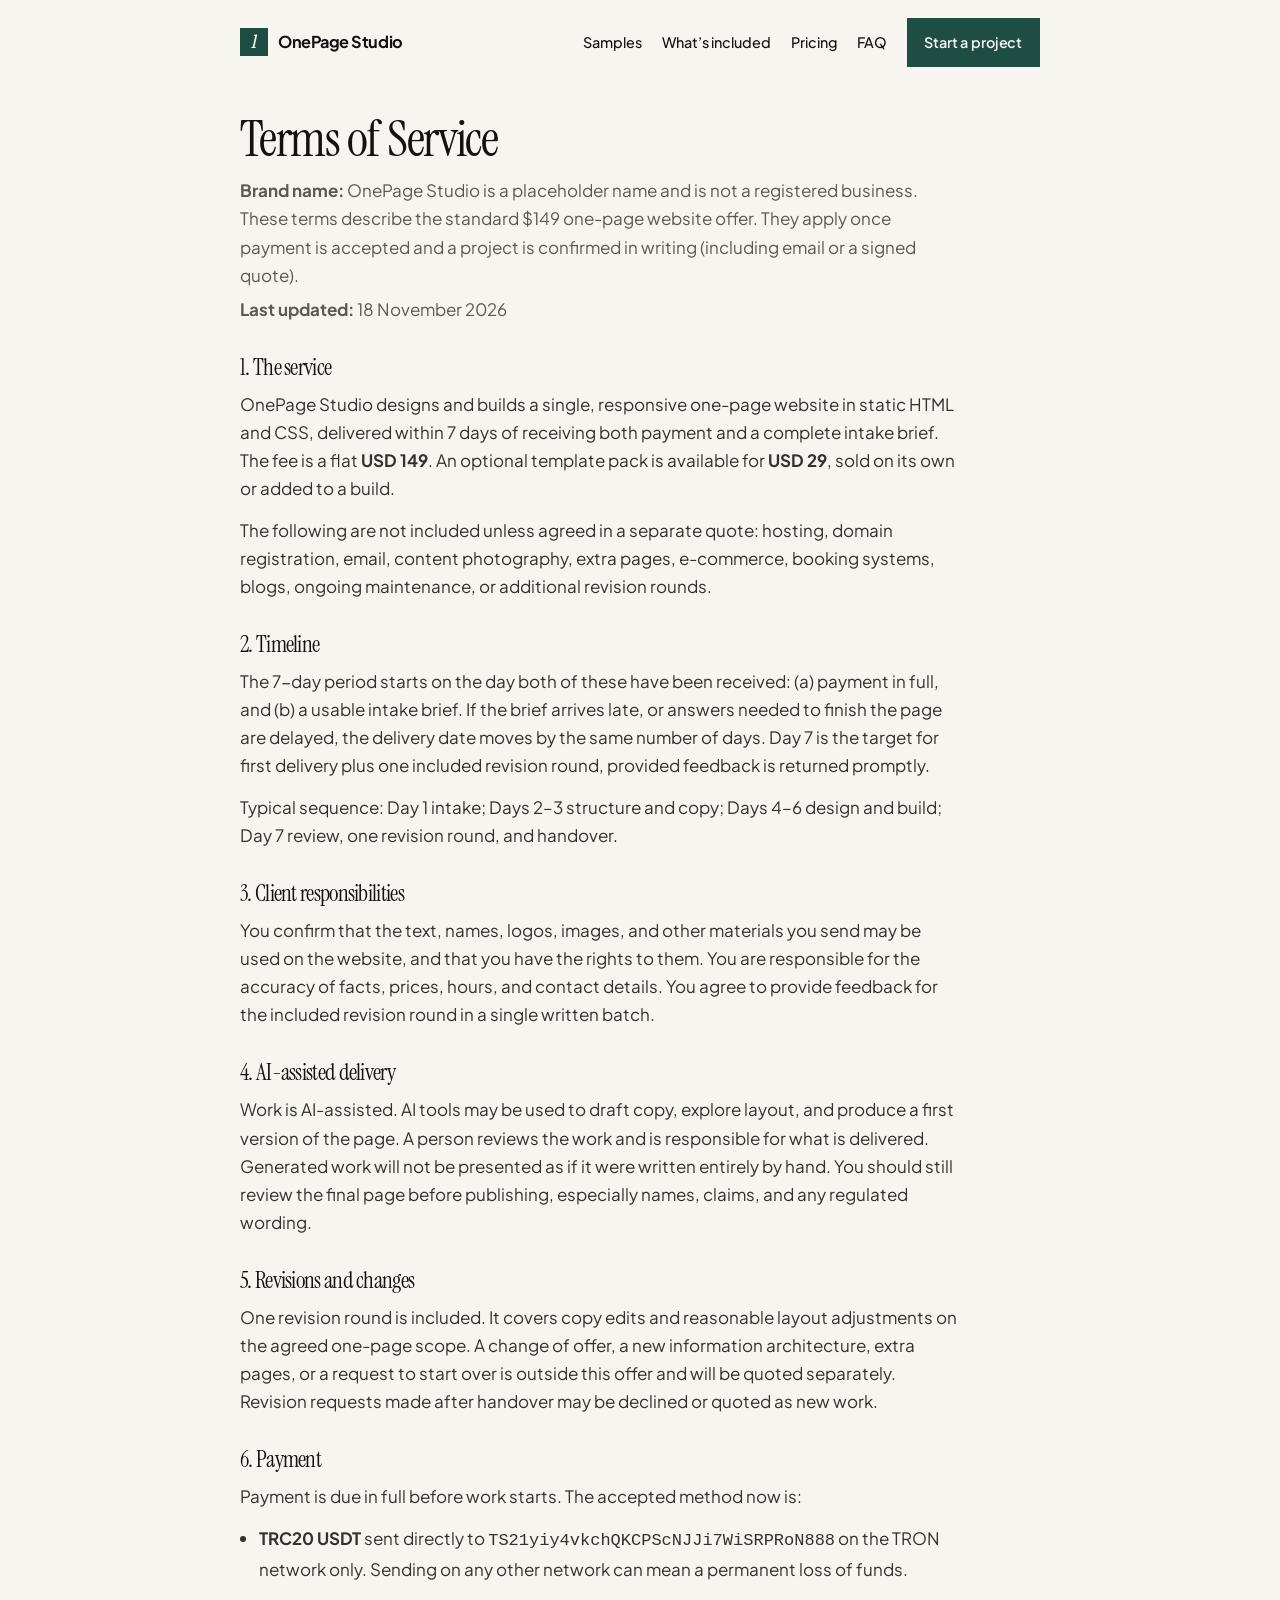
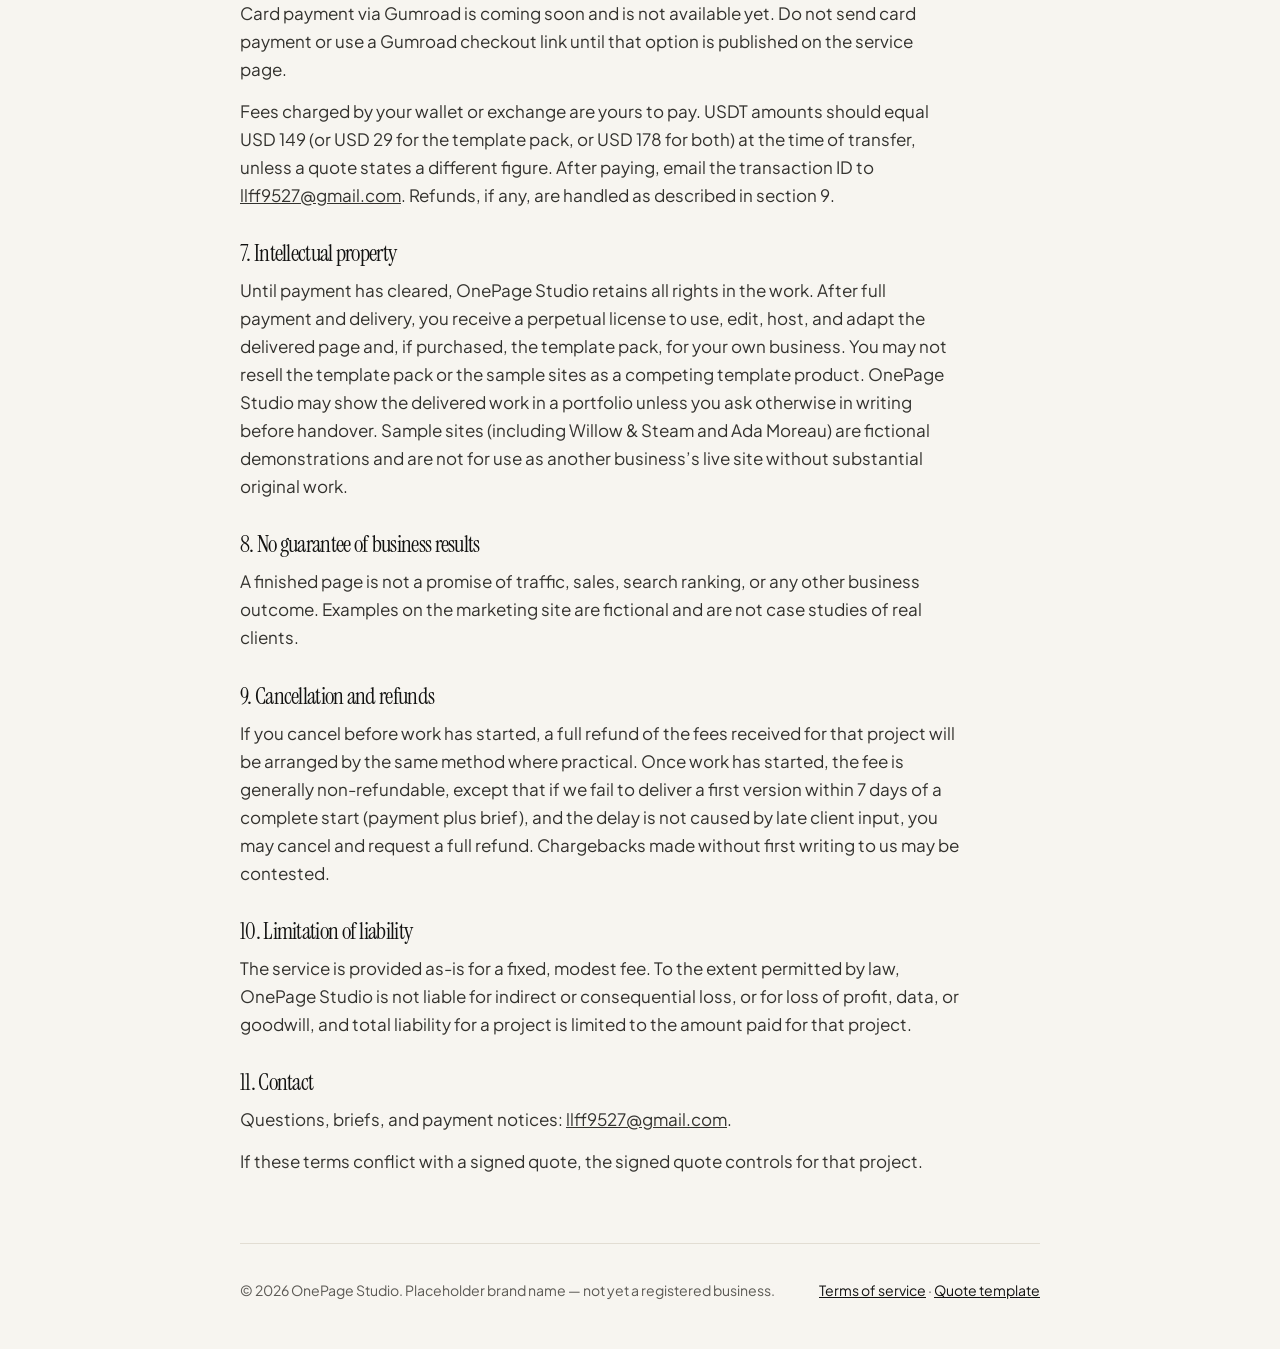
<file: terms.html>
<!DOCTYPE html>
<html lang="en">
<head>
  <meta charset="utf-8">
  <meta name="viewport" content="width=device-width, initial-scale=1">
  <meta name="description" content="Terms of service for the OnePage Studio $149 one-page website offer.">
  <title>Terms of Service — OnePage Studio</title>
  <link rel="stylesheet" href="fonts/instrument-serif.css">
  <link rel="stylesheet" href="fonts/plus-jakarta.css">
  <link rel="stylesheet" href="css/studio.css">
</head>
<body class="doc-page">
  <a class="skip" href="#main">Skip to content</a>

  <div class="wrap">
    <header class="site">
      <a class="logo" href="index.html"><span class="logo-mark" aria-hidden="true">1</span>OnePage Studio</a>
      <nav class="site" aria-label="Primary">
        <a href="index.html#samples">Samples</a>
        <a href="index.html#included">What’s included</a>
        <a href="index.html#pricing">Pricing</a>
        <a href="index.html#faq">FAQ</a>
        <a class="btn" href="index.html#pricing">Start a project</a>
      </nav>
    </header>

    <main id="main" class="doc">
      <h1>Terms of Service</h1>
      <p class="meta"><strong>Brand name:</strong> OnePage Studio is a placeholder name and is not a registered business. These terms describe the standard $149 one-page website offer. They apply once payment is accepted and a project is confirmed in writing (including email or a signed quote).</p>
      <p class="meta"><strong>Last updated:</strong> 18 November 2026</p>

      <h2>1. The service</h2>
      <p>OnePage Studio designs and builds a single, responsive one-page website in static HTML and CSS, delivered within 7 days of receiving both payment and a complete intake brief. The fee is a flat <strong>USD 149</strong>. An optional template pack is available for <strong>USD 29</strong>, sold on its own or added to a build.</p>
      <p>The following are not included unless agreed in a separate quote: hosting, domain registration, email, content photography, extra pages, e-commerce, booking systems, blogs, ongoing maintenance, or additional revision rounds.</p>

      <h2>2. Timeline</h2>
      <p>The 7-day period starts on the day both of these have been received: (a) payment in full, and (b) a usable intake brief. If the brief arrives late, or answers needed to finish the page are delayed, the delivery date moves by the same number of days. Day 7 is the target for first delivery plus one included revision round, provided feedback is returned promptly.</p>
      <p>Typical sequence: Day 1 intake; Days 2–3 structure and copy; Days 4–6 design and build; Day 7 review, one revision round, and handover.</p>

      <h2>3. Client responsibilities</h2>
      <p>You confirm that the text, names, logos, images, and other materials you send may be used on the website, and that you have the rights to them. You are responsible for the accuracy of facts, prices, hours, and contact details. You agree to provide feedback for the included revision round in a single written batch.</p>

      <h2>4. AI-assisted delivery</h2>
      <p>Work is AI-assisted. AI tools may be used to draft copy, explore layout, and produce a first version of the page. A person reviews the work and is responsible for what is delivered. Generated work will not be presented as if it were written entirely by hand. You should still review the final page before publishing, especially names, claims, and any regulated wording.</p>

      <h2>5. Revisions and changes</h2>
      <p>One revision round is included. It covers copy edits and reasonable layout adjustments on the agreed one-page scope. A change of offer, a new information architecture, extra pages, or a request to start over is outside this offer and will be quoted separately. Revision requests made after handover may be declined or quoted as new work.</p>

      <h2>6. Payment</h2>
      <p>Payment is due in full before work starts. The accepted method now is:</p>
      <ul>
        <li><strong>TRC20 USDT</strong> sent directly to <code>TS21yiy4vkchQKCPScNJJi7WiSRPRoN888</code> on the TRON network only. Sending on any other network can mean a permanent loss of funds.</li>
      </ul>
      <p>Card payment via Gumroad is coming soon and is not available yet. Do not send card payment or use a Gumroad checkout link until that option is published on the service page.</p>
      <p>Fees charged by your wallet or exchange are yours to pay. USDT amounts should equal USD 149 (or USD 29 for the template pack, or USD 178 for both) at the time of transfer, unless a quote states a different figure. After paying, email the transaction ID to <a href="mailto:llff9527@gmail.com">llff9527@gmail.com</a>. Refunds, if any, are handled as described in section 9.</p>

      <h2>7. Intellectual property</h2>
      <p>Until payment has cleared, OnePage Studio retains all rights in the work. After full payment and delivery, you receive a perpetual license to use, edit, host, and adapt the delivered page and, if purchased, the template pack, for your own business. You may not resell the template pack or the sample sites as a competing template product. OnePage Studio may show the delivered work in a portfolio unless you ask otherwise in writing before handover. Sample sites (including Willow &amp; Steam and Ada Moreau) are fictional demonstrations and are not for use as another business’s live site without substantial original work.</p>

      <h2>8. No guarantee of business results</h2>
      <p>A finished page is not a promise of traffic, sales, search ranking, or any other business outcome. Examples on the marketing site are fictional and are not case studies of real clients.</p>

      <h2>9. Cancellation and refunds</h2>
      <p>If you cancel before work has started, a full refund of the fees received for that project will be arranged by the same method where practical. Once work has started, the fee is generally non-refundable, except that if we fail to deliver a first version within 7 days of a complete start (payment plus brief), and the delay is not caused by late client input, you may cancel and request a full refund. Chargebacks made without first writing to us may be contested.</p>

      <h2>10. Limitation of liability</h2>
      <p>The service is provided as-is for a fixed, modest fee. To the extent permitted by law, OnePage Studio is not liable for indirect or consequential loss, or for loss of profit, data, or goodwill, and total liability for a project is limited to the amount paid for that project.</p>

      <h2>11. Contact</h2>
      <p>Questions, briefs, and payment notices: <a href="mailto:llff9527@gmail.com">llff9527@gmail.com</a>.</p>
      <p>If these terms conflict with a signed quote, the signed quote controls for that project.</p>
    </main>

    <footer class="site">
      <p>© 2026 OnePage Studio. Placeholder brand name — not yet a registered business.</p>
      <p><a href="terms.html">Terms of service</a> · <a href="quote-template.html">Quote template</a></p>
    </footer>
  </div>
</body>
</html>
</file>
<file: fonts/instrument-serif.css>
/* latin-ext */
@font-face {
  font-family: 'Instrument Serif';
  font-style: italic;
  font-weight: 400;
  font-display: swap;
  src: url(jizHRFtNs2ka5fXjeivQ4LroWlx-6zAjgn7MsNo.woff2) format('woff2');
  unicode-range: U+0100-02BA, U+02BD-02C5, U+02C7-02CC, U+02CE-02D7, U+02DD-02FF, U+0304, U+0308, U+0329, U+1D00-1DBF, U+1E00-1E9F, U+1EF2-1EFF, U+2020, U+20A0-20AB, U+20AD-20C4, U+2113, U+2C60-2C7F, U+A720-A7FF;
}
/* latin */
@font-face {
  font-family: 'Instrument Serif';
  font-style: italic;
  font-weight: 400;
  font-display: swap;
  src: url(jizHRFtNs2ka5fXjeivQ4LroWlx-6zAjjH7M.woff2) format('woff2');
  unicode-range: U+0000-00FF, U+0131, U+0152-0153, U+02BB-02BC, U+02C6, U+02DA, U+02DC, U+0304, U+0308, U+0329, U+2000-206F, U+20AC, U+2122, U+2191, U+2193, U+2212, U+2215, U+FEFF, U+FFFD;
}
/* latin-ext */
@font-face {
  font-family: 'Instrument Serif';
  font-style: normal;
  font-weight: 400;
  font-display: swap;
  src: url(jizBRFtNs2ka5fXjeivQ4LroWlx-6zsTjmbI.woff2) format('woff2');
  unicode-range: U+0100-02BA, U+02BD-02C5, U+02C7-02CC, U+02CE-02D7, U+02DD-02FF, U+0304, U+0308, U+0329, U+1D00-1DBF, U+1E00-1E9F, U+1EF2-1EFF, U+2020, U+20A0-20AB, U+20AD-20C4, U+2113, U+2C60-2C7F, U+A720-A7FF;
}
/* latin */
@font-face {
  font-family: 'Instrument Serif';
  font-style: normal;
  font-weight: 400;
  font-display: swap;
  src: url(jizBRFtNs2ka5fXjeivQ4LroWlx-6zUTjg.woff2) format('woff2');
  unicode-range: U+0000-00FF, U+0131, U+0152-0153, U+02BB-02BC, U+02C6, U+02DA, U+02DC, U+0304, U+0308, U+0329, U+2000-206F, U+20AC, U+2122, U+2191, U+2193, U+2212, U+2215, U+FEFF, U+FFFD;
}
</file>
<file: fonts/plus-jakarta.css>
/* cyrillic-ext */
@font-face {
  font-family: 'Plus Jakarta Sans';
  font-style: italic;
  font-weight: 400;
  font-display: swap;
  src: url(LDIZaomQNQcsA88c7O9yZ4KMCoOg4KozySKCdSNG9OcqYQ0lCS_aOKyYRw.woff2) format('woff2');
  unicode-range: U+0460-052F, U+1C80-1C8A, U+20B4, U+2DE0-2DFF, U+A640-A69F, U+FE2E-FE2F;
}
/* vietnamese */
@font-face {
  font-family: 'Plus Jakarta Sans';
  font-style: italic;
  font-weight: 400;
  font-display: swap;
  src: url(LDIZaomQNQcsA88c7O9yZ4KMCoOg4KozySKCdSNG9OcqYQ0lCS_YOKyYRw.woff2) format('woff2');
  unicode-range: U+0102-0103, U+0110-0111, U+0128-0129, U+0168-0169, U+01A0-01A1, U+01AF-01B0, U+0300-0301, U+0303-0304, U+0308-0309, U+0323, U+0329, U+1EA0-1EF9, U+20AB;
}
/* latin-ext */
@font-face {
  font-family: 'Plus Jakarta Sans';
  font-style: italic;
  font-weight: 400;
  font-display: swap;
  src: url(LDIZaomQNQcsA88c7O9yZ4KMCoOg4KozySKCdSNG9OcqYQ0lCS_ZOKyYRw.woff2) format('woff2');
  unicode-range: U+0100-02BA, U+02BD-02C5, U+02C7-02CC, U+02CE-02D7, U+02DD-02FF, U+0304, U+0308, U+0329, U+1D00-1DBF, U+1E00-1E9F, U+1EF2-1EFF, U+2020, U+20A0-20AB, U+20AD-20C4, U+2113, U+2C60-2C7F, U+A720-A7FF;
}
/* latin */
@font-face {
  font-family: 'Plus Jakarta Sans';
  font-style: italic;
  font-weight: 400;
  font-display: swap;
  src: url(LDIZaomQNQcsA88c7O9yZ4KMCoOg4KozySKCdSNG9OcqYQ0lCS_XOKw.woff2) format('woff2');
  unicode-range: U+0000-00FF, U+0131, U+0152-0153, U+02BB-02BC, U+02C6, U+02DA, U+02DC, U+0304, U+0308, U+0329, U+2000-206F, U+20AC, U+2122, U+2191, U+2193, U+2212, U+2215, U+FEFF, U+FFFD;
}
/* cyrillic-ext */
@font-face {
  font-family: 'Plus Jakarta Sans';
  font-style: normal;
  font-weight: 400;
  font-display: swap;
  src: url(LDIoaomQNQcsA88c7O9yZ4KMCoOg4Ko70yyygA.woff2) format('woff2');
  unicode-range: U+0460-052F, U+1C80-1C8A, U+20B4, U+2DE0-2DFF, U+A640-A69F, U+FE2E-FE2F;
}
/* vietnamese */
@font-face {
  font-family: 'Plus Jakarta Sans';
  font-style: normal;
  font-weight: 400;
  font-display: swap;
  src: url(LDIoaomQNQcsA88c7O9yZ4KMCoOg4Ko50yyygA.woff2) format('woff2');
  unicode-range: U+0102-0103, U+0110-0111, U+0128-0129, U+0168-0169, U+01A0-01A1, U+01AF-01B0, U+0300-0301, U+0303-0304, U+0308-0309, U+0323, U+0329, U+1EA0-1EF9, U+20AB;
}
/* latin-ext */
@font-face {
  font-family: 'Plus Jakarta Sans';
  font-style: normal;
  font-weight: 400;
  font-display: swap;
  src: url(LDIoaomQNQcsA88c7O9yZ4KMCoOg4Ko40yyygA.woff2) format('woff2');
  unicode-range: U+0100-02BA, U+02BD-02C5, U+02C7-02CC, U+02CE-02D7, U+02DD-02FF, U+0304, U+0308, U+0329, U+1D00-1DBF, U+1E00-1E9F, U+1EF2-1EFF, U+2020, U+20A0-20AB, U+20AD-20C4, U+2113, U+2C60-2C7F, U+A720-A7FF;
}
/* latin */
@font-face {
  font-family: 'Plus Jakarta Sans';
  font-style: normal;
  font-weight: 400;
  font-display: swap;
  src: url(LDIoaomQNQcsA88c7O9yZ4KMCoOg4Ko20yw.woff2) format('woff2');
  unicode-range: U+0000-00FF, U+0131, U+0152-0153, U+02BB-02BC, U+02C6, U+02DA, U+02DC, U+0304, U+0308, U+0329, U+2000-206F, U+20AC, U+2122, U+2191, U+2193, U+2212, U+2215, U+FEFF, U+FFFD;
}
/* cyrillic-ext */
@font-face {
  font-family: 'Plus Jakarta Sans';
  font-style: normal;
  font-weight: 500;
  font-display: swap;
  src: url(LDIoaomQNQcsA88c7O9yZ4KMCoOg4Ko70yyygA.woff2) format('woff2');
  unicode-range: U+0460-052F, U+1C80-1C8A, U+20B4, U+2DE0-2DFF, U+A640-A69F, U+FE2E-FE2F;
}
/* vietnamese */
@font-face {
  font-family: 'Plus Jakarta Sans';
  font-style: normal;
  font-weight: 500;
  font-display: swap;
  src: url(LDIoaomQNQcsA88c7O9yZ4KMCoOg4Ko50yyygA.woff2) format('woff2');
  unicode-range: U+0102-0103, U+0110-0111, U+0128-0129, U+0168-0169, U+01A0-01A1, U+01AF-01B0, U+0300-0301, U+0303-0304, U+0308-0309, U+0323, U+0329, U+1EA0-1EF9, U+20AB;
}
/* latin-ext */
@font-face {
  font-family: 'Plus Jakarta Sans';
  font-style: normal;
  font-weight: 500;
  font-display: swap;
  src: url(LDIoaomQNQcsA88c7O9yZ4KMCoOg4Ko40yyygA.woff2) format('woff2');
  unicode-range: U+0100-02BA, U+02BD-02C5, U+02C7-02CC, U+02CE-02D7, U+02DD-02FF, U+0304, U+0308, U+0329, U+1D00-1DBF, U+1E00-1E9F, U+1EF2-1EFF, U+2020, U+20A0-20AB, U+20AD-20C4, U+2113, U+2C60-2C7F, U+A720-A7FF;
}
/* latin */
@font-face {
  font-family: 'Plus Jakarta Sans';
  font-style: normal;
  font-weight: 500;
  font-display: swap;
  src: url(LDIoaomQNQcsA88c7O9yZ4KMCoOg4Ko20yw.woff2) format('woff2');
  unicode-range: U+0000-00FF, U+0131, U+0152-0153, U+02BB-02BC, U+02C6, U+02DA, U+02DC, U+0304, U+0308, U+0329, U+2000-206F, U+20AC, U+2122, U+2191, U+2193, U+2212, U+2215, U+FEFF, U+FFFD;
}
/* cyrillic-ext */
@font-face {
  font-family: 'Plus Jakarta Sans';
  font-style: normal;
  font-weight: 600;
  font-display: swap;
  src: url(LDIoaomQNQcsA88c7O9yZ4KMCoOg4Ko70yyygA.woff2) format('woff2');
  unicode-range: U+0460-052F, U+1C80-1C8A, U+20B4, U+2DE0-2DFF, U+A640-A69F, U+FE2E-FE2F;
}
/* vietnamese */
@font-face {
  font-family: 'Plus Jakarta Sans';
  font-style: normal;
  font-weight: 600;
  font-display: swap;
  src: url(LDIoaomQNQcsA88c7O9yZ4KMCoOg4Ko50yyygA.woff2) format('woff2');
  unicode-range: U+0102-0103, U+0110-0111, U+0128-0129, U+0168-0169, U+01A0-01A1, U+01AF-01B0, U+0300-0301, U+0303-0304, U+0308-0309, U+0323, U+0329, U+1EA0-1EF9, U+20AB;
}
/* latin-ext */
@font-face {
  font-family: 'Plus Jakarta Sans';
  font-style: normal;
  font-weight: 600;
  font-display: swap;
  src: url(LDIoaomQNQcsA88c7O9yZ4KMCoOg4Ko40yyygA.woff2) format('woff2');
  unicode-range: U+0100-02BA, U+02BD-02C5, U+02C7-02CC, U+02CE-02D7, U+02DD-02FF, U+0304, U+0308, U+0329, U+1D00-1DBF, U+1E00-1E9F, U+1EF2-1EFF, U+2020, U+20A0-20AB, U+20AD-20C4, U+2113, U+2C60-2C7F, U+A720-A7FF;
}
/* latin */
@font-face {
  font-family: 'Plus Jakarta Sans';
  font-style: normal;
  font-weight: 600;
  font-display: swap;
  src: url(LDIoaomQNQcsA88c7O9yZ4KMCoOg4Ko20yw.woff2) format('woff2');
  unicode-range: U+0000-00FF, U+0131, U+0152-0153, U+02BB-02BC, U+02C6, U+02DA, U+02DC, U+0304, U+0308, U+0329, U+2000-206F, U+20AC, U+2122, U+2191, U+2193, U+2212, U+2215, U+FEFF, U+FFFD;
}
/* cyrillic-ext */
@font-face {
  font-family: 'Plus Jakarta Sans';
  font-style: normal;
  font-weight: 700;
  font-display: swap;
  src: url(LDIoaomQNQcsA88c7O9yZ4KMCoOg4Ko70yyygA.woff2) format('woff2');
  unicode-range: U+0460-052F, U+1C80-1C8A, U+20B4, U+2DE0-2DFF, U+A640-A69F, U+FE2E-FE2F;
}
/* vietnamese */
@font-face {
  font-family: 'Plus Jakarta Sans';
  font-style: normal;
  font-weight: 700;
  font-display: swap;
  src: url(LDIoaomQNQcsA88c7O9yZ4KMCoOg4Ko50yyygA.woff2) format('woff2');
  unicode-range: U+0102-0103, U+0110-0111, U+0128-0129, U+0168-0169, U+01A0-01A1, U+01AF-01B0, U+0300-0301, U+0303-0304, U+0308-0309, U+0323, U+0329, U+1EA0-1EF9, U+20AB;
}
/* latin-ext */
@font-face {
  font-family: 'Plus Jakarta Sans';
  font-style: normal;
  font-weight: 700;
  font-display: swap;
  src: url(LDIoaomQNQcsA88c7O9yZ4KMCoOg4Ko40yyygA.woff2) format('woff2');
  unicode-range: U+0100-02BA, U+02BD-02C5, U+02C7-02CC, U+02CE-02D7, U+02DD-02FF, U+0304, U+0308, U+0329, U+1D00-1DBF, U+1E00-1E9F, U+1EF2-1EFF, U+2020, U+20A0-20AB, U+20AD-20C4, U+2113, U+2C60-2C7F, U+A720-A7FF;
}
/* latin */
@font-face {
  font-family: 'Plus Jakarta Sans';
  font-style: normal;
  font-weight: 700;
  font-display: swap;
  src: url(LDIoaomQNQcsA88c7O9yZ4KMCoOg4Ko20yw.woff2) format('woff2');
  unicode-range: U+0000-00FF, U+0131, U+0152-0153, U+02BB-02BC, U+02C6, U+02DA, U+02DC, U+0304, U+0308, U+0329, U+2000-206F, U+20AC, U+2122, U+2191, U+2193, U+2212, U+2215, U+FEFF, U+FFFD;
}
</file>
<file: css/studio.css>
/* OnePage Studio — service offer page */
:root {
  --bg: #f7f5f0;
  --ink: #121211;
  --muted: #5b5954;
  --paper: #fffcf7;
  --line: #e2ddd3;
  --pine: #1e4d43;
  --pine-2: #163830;
  --sand: #efe8d9;
  --gold: #9a7040;
  --serif: "Instrument Serif", "Iowan Old Style", Georgia, serif;
  --sans: "Plus Jakarta Sans", "Instrument Sans", "Segoe UI", sans-serif;
  --wide: 1120px;
  --narrow: 720px;
}

*, *::before, *::after { box-sizing: border-box; }
html { scroll-behavior: smooth; }
@media (prefers-reduced-motion: reduce) {
  html { scroll-behavior: auto; }
  * { transition: none !important; animation: none !important; }
}

body {
  margin: 0;
  background: var(--bg);
  color: var(--ink);
  font-family: var(--sans);
  font-size: 17px;
  line-height: 1.65;
  -webkit-font-smoothing: antialiased;
  text-rendering: optimizeLegibility;
}

a { color: inherit; }
img, svg { display: block; max-width: 100%; }

.skip {
  position: absolute;
  left: 1rem;
  top: -4rem;
  background: var(--ink);
  color: var(--paper);
  padding: 0.5rem 0.8rem;
  z-index: 30;
}
.skip:focus { top: 1rem; }

.wrap { width: min(var(--wide), calc(100% - 2.4rem)); margin-inline: auto; }

header.site {
  display: flex;
  align-items: center;
  justify-content: space-between;
  gap: 1rem;
  padding: 1.15rem 0;
}
.logo {
  display: flex;
  align-items: center;
  gap: 0.65rem;
  text-decoration: none;
  font-weight: 700;
  letter-spacing: -0.03em;
  font-size: 1.02rem;
}
.logo-mark {
  width: 28px;
  height: 28px;
  background: var(--pine);
  color: #f4efe4;
  display: grid;
  place-items: center;
  font-family: var(--serif);
  font-style: italic;
  font-size: 1.05rem;
  line-height: 1;
}
nav.site { display: flex; align-items: center; gap: 1.25rem; font-size: 0.9rem; font-weight: 500; }
nav.site a { text-decoration: none; }
nav.site a:hover { color: var(--pine); }
.btn {
  display: inline-block;
  background: var(--pine);
  color: #f6f3ec;
  text-decoration: none;
  padding: 0.7rem 1.05rem;
  font-size: 0.9rem;
  font-weight: 600;
  letter-spacing: -0.01em;
  border: 1px solid var(--pine);
}
.btn:hover { background: var(--pine-2); }
.btn-ghost {
  background: transparent;
  color: var(--ink);
  border: 1px solid var(--line);
}
.btn-ghost:hover { background: var(--sand); color: var(--ink); }

/* Hero */
.hero { padding: 2.6rem 0 3.4rem; }
.hero-grid {
  display: grid;
  grid-template-columns: 1.15fr 0.85fr;
  gap: 3rem;
  align-items: end;
}
.eyebrow {
  margin: 0 0 1rem;
  font-size: 0.75rem;
  font-weight: 700;
  letter-spacing: 0.14em;
  text-transform: uppercase;
  color: var(--pine);
}
.hero h1 {
  font-family: var(--serif);
  font-weight: 400;
  font-size: clamp(2.8rem, 6.5vw, 5.4rem);
  line-height: 0.96;
  letter-spacing: -0.035em;
  margin: 0;
}
.hero h1 em { font-style: italic; color: var(--pine); }
.lede {
  margin: 1.25rem 0 0;
  font-size: 1.12rem;
  max-width: 42ch;
  color: #33322e;
}
.hero-actions { display: flex; flex-wrap: wrap; gap: 0.75rem; margin-top: 1.7rem; align-items: center; }
.price-chip {
  font-size: 0.95rem;
  color: var(--muted);
}
.price-chip strong { color: var(--ink); font-size: 1.15rem; font-weight: 700; }

.hero-card {
  background: var(--paper);
  border: 1px solid var(--line);
  padding: 1.4rem 1.35rem 1.5rem;
  box-shadow: 0 20px 40px rgba(18, 18, 17, 0.05);
}
.hero-card h2 {
  font-family: var(--serif);
  font-size: 1.55rem;
  font-weight: 400;
  margin: 0 0 0.9rem;
  letter-spacing: -0.02em;
}
.include-mini { list-style: none; margin: 0; padding: 0; }
.include-mini li {
  display: flex;
  gap: 0.7rem;
  padding: 0.48rem 0;
  border-top: 1px solid var(--line);
  font-size: 0.95rem;
}
.include-mini li:first-child { border-top: 0; }
.include-mini i {
  color: var(--pine);
  font-style: normal;
  font-weight: 700;
}

/* Samples */
.samples { padding: 0 0 4.2rem; }
.section-head {
  display: flex;
  justify-content: space-between;
  align-items: end;
  gap: 1.2rem;
  margin-bottom: 1.4rem;
}
h2 {
  font-family: var(--serif);
  font-weight: 400;
  font-size: clamp(1.9rem, 3.6vw, 2.8rem);
  letter-spacing: -0.03em;
  line-height: 1.1;
  margin: 0;
}
.section-head p { margin: 0; color: var(--muted); max-width: 40ch; font-size: 0.95rem; }

.sample-grid { display: grid; grid-template-columns: 1fr 1fr; gap: 1.1rem; }
.sample-card {
  text-decoration: none;
  background: var(--paper);
  border: 1px solid var(--line);
  overflow: hidden;
  color: inherit;
  display: block;
}
.sample-card:hover { border-color: #c9c2b4; }
.thumb {
  height: 180px;
  position: relative;
  overflow: hidden;
}
.thumb.cafe {
  background:
    radial-gradient(circle at 70% 30%, rgba(156, 58, 26, 0.2), transparent 50%),
    linear-gradient(160deg, #e8d5b8, #c9ae8c);
}
.thumb.consult {
  background:
    radial-gradient(circle at 30% 70%, rgba(30, 77, 67, 0.18), transparent 50%),
    linear-gradient(160deg, #efe8d9, #d8d1c2);
}
.thumb-type {
  position: absolute;
  inset: auto 1rem 1rem auto;
  font-family: var(--serif);
  font-size: 2rem;
  letter-spacing: -0.03em;
  color: #1c1410;
}
.thumb.consult .thumb-type { color: #1c2b24; font-style: italic; }
.sample-card .meta { padding: 1.05rem 1.15rem 1.2rem; }
.sample-card h3 { margin: 0 0 0.3rem; font-size: 1.05rem; }
.sample-card p { margin: 0; color: var(--muted); font-size: 0.9rem; }
.badge {
  display: inline-block;
  font-size: 0.68rem;
  letter-spacing: 0.1em;
  text-transform: uppercase;
  font-weight: 700;
  color: var(--gold);
  margin-bottom: 0.35rem;
}

/* Included + timeline */
.two { display: grid; grid-template-columns: 1fr 1fr; gap: 1.1rem; margin-bottom: 4.2rem; }
.panel {
  background: var(--paper);
  border: 1px solid var(--line);
  padding: 1.6rem 1.45rem 1.7rem;
}
.panel h2 { margin-bottom: 1.1rem; }
.list { list-style: none; margin: 0; padding: 0; }
.list li {
  padding: 0.7rem 0 0.7rem 1.3rem;
  position: relative;
  border-top: 1px solid var(--line);
  font-size: 0.98rem;
}
.list li:first-child { border-top: 0; }
.list li::before {
  content: "";
  position: absolute;
  left: 0;
  top: 1.05rem;
  width: 7px;
  height: 7px;
  background: var(--pine);
  border-radius: 50%;
}

.timeline { list-style: none; margin: 0; padding: 0; }
.timeline li {
  display: grid;
  grid-template-columns: 4.6rem 1fr;
  gap: 0.8rem;
  padding: 0.75rem 0;
  border-top: 1px solid var(--line);
}
.timeline li:first-child { border-top: 0; }
.timeline .day {
  font-weight: 700;
  font-size: 0.82rem;
  letter-spacing: 0.04em;
  text-transform: uppercase;
  color: var(--pine);
  padding-top: 0.15rem;
}
.timeline h3 { margin: 0 0 0.15rem; font-size: 1rem; }
.timeline p { margin: 0; color: var(--muted); font-size: 0.92rem; }

/* Pricing */
.pricing { margin-bottom: 4.2rem; }
.price-grid { display: grid; grid-template-columns: 1.2fr 0.8fr; gap: 1.1rem; }
.price-card {
  background: var(--pine);
  color: #f3efe6;
  padding: 2rem 1.7rem 1.8rem;
}
.price-card h2 { color: #fff; }
.amount {
  display: flex;
  align-items: baseline;
  gap: 0.45rem;
  margin: 0.8rem 0 0.5rem;
}
.amount b {
  font-family: var(--serif);
  font-size: clamp(3.4rem, 7vw, 5rem);
  font-weight: 400;
  letter-spacing: -0.04em;
  line-height: 1;
}
.amount span { color: #c9d6d1; font-size: 0.95rem; }
.price-card .fine { margin: 0 0 1.3rem; color: #d5ddd9; max-width: 40ch; }
.pay-box {
  background: rgba(255,255,255,0.07);
  border: 1px dashed rgba(243, 239, 230, 0.3);
  padding: 1rem 1.05rem;
  font-size: 0.92rem;
  color: #dce6e2;
}
.pay-box strong { display: block; color: #fff; margin-bottom: 0.3rem; }

.add-on {
  background: var(--paper);
  border: 1px solid var(--line);
  padding: 1.7rem 1.5rem;
  display: flex;
  flex-direction: column;
}
.add-on h3 { margin: 0 0 0.4rem; font-size: 1.2rem; }
.add-on .tagprice {
  font-family: var(--serif);
  font-size: 2.2rem;
  margin: 0.4rem 0 0.6rem;
}
.add-on p { margin: 0 0 1rem; color: var(--muted); flex: 1; }

/* Note + FAQ + contact */
.notice {
  background: var(--sand);
  border-left: 3px solid var(--pine);
  padding: 1.1rem 1.2rem;
  margin: 0 0 3.2rem;
  max-width: 100%;
}
.notice h2 { font-size: 1.35rem; margin-bottom: 0.4rem; }
.notice p { margin: 0; color: #33322e; }

.faq { margin-bottom: 3.4rem; }
.faq h2 { margin-bottom: 1rem; }
details {
  border-top: 1px solid var(--line);
  padding: 0.9rem 0;
}
details:last-of-type { border-bottom: 1px solid var(--line); }
summary {
  cursor: pointer;
  font-weight: 600;
  list-style: none;
  display: flex;
  justify-content: space-between;
  gap: 1rem;
  align-items: baseline;
}
summary::-webkit-details-marker { display: none; }
summary::after { content: "+"; color: var(--pine); font-weight: 500; font-size: 1.2rem; }
details[open] summary::after { content: "–"; }
details p { margin: 0.55rem 0 0.2rem; color: var(--muted); max-width: 70ch; }

.contact {
  display: grid;
  grid-template-columns: 1fr 1fr;
  gap: 1.1rem;
  margin-bottom: 3.2rem;
}
.contact .panel h2 { margin-bottom: 0.55rem; }
.contact p { margin: 0; color: var(--muted); }
.placeholder {
  border: 1px dashed #c9c2b4;
  background: var(--sand);
  padding: 1.15rem 1.1rem;
  font-size: 0.95rem;
  color: var(--muted);
}
.placeholder strong { display: block; color: var(--ink); margin-bottom: 0.3rem; }

footer.site {
  border-top: 1px solid var(--line);
  padding: 1.3rem 0 2.2rem;
  display: flex;
  justify-content: space-between;
  gap: 1rem;
  flex-wrap: wrap;
  color: var(--muted);
  font-size: 0.88rem;
}
footer.site a { color: var(--ink); }

@media (max-width: 880px) {
  .hero-grid, .sample-grid, .two, .price-grid, .contact { grid-template-columns: 1fr; }
  nav.site a:not(.btn) { display: none; }
}
@media (max-width: 560px) {
  .hero { padding-top: 1.4rem; }
  header.site { padding-bottom: 0.4rem; }
}

/* Payment details */
.pay-box { border-style: solid; }
.pay-box p { margin: 0 0 0.75rem; }
.pay-box a { color: #fff; }
.wallet {
  margin: 0 0 0.75rem !important;
  background: rgba(0,0,0,0.22);
  border: 1px solid rgba(243, 239, 230, 0.18);
  padding: 0.7rem 0.85rem;
  overflow-x: auto;
}
.wallet code {
  font-family: ui-monospace, "SFMono-Regular", Menlo, Consolas, monospace;
  font-size: 0.92rem;
  letter-spacing: 0.01em;
  color: #fff;
  user-select: all;
  word-break: break-all;
}
.pay-note { color: #c9d6d1 !important; font-size: 0.86rem !important; margin-bottom: 0 !important; }
.pay-soon {
  margin-top: 1rem;
  padding-top: 0.9rem;
  border-top: 1px solid rgba(243, 239, 230, 0.18);
}
.pay-soon strong {
  display: flex;
  align-items: center;
  gap: 0.5rem;
  margin-bottom: 0.3rem;
}
.soon-tag {
  display: inline-block;
  font-family: var(--sans);
  font-size: 0.68rem;
  font-weight: 700;
  letter-spacing: 0.08em;
  text-transform: uppercase;
  background: rgba(255,255,255,0.12);
  color: #f3efe6;
  padding: 0.15rem 0.4rem;
}
.pay-soon p { margin: 0; color: #c9d6d1; }

.contact-box {
  border: 1px solid var(--line);
  background: var(--paper);
  padding: 1.15rem 1.1rem;
  font-size: 0.95rem;
  color: var(--muted);
}
.contact-box strong { display: block; color: var(--ink); margin-bottom: 0.3rem; }
.contact-box a { color: var(--pine); font-weight: 600; }

/* Legal / quote document pages */
.doc { padding: 1.6rem 0 3.4rem; max-width: var(--narrow); }
.doc-page .wrap { width: min(800px, calc(100% - 2.4rem)); }
.doc h1 {
  font-family: var(--serif);
  font-weight: 400;
  font-size: clamp(2.1rem, 4.5vw, 3.2rem);
  letter-spacing: -0.03em;
  line-height: 1.1;
  margin: 0 0 0.6rem;
}
.doc .lede, .doc .meta { color: var(--muted); margin: 0 0 0.4rem; }
.doc h2 {
  font-size: 1.45rem;
  margin: 2rem 0 0.6rem;
}
.doc p, .doc li { color: #33322e; }
.doc p { margin: 0 0 0.85rem; }
.doc ul, .doc ol { margin: 0 0 1rem; padding-left: 1.2rem; }
.doc li { margin: 0 0 0.35rem; }
.doc table {
  width: 100%;
  border-collapse: collapse;
  margin: 0 0 1.1rem;
  font-size: 0.95rem;
  background: var(--paper);
}
.doc th, .doc td {
  border: 1px solid var(--line);
  padding: 0.55rem 0.7rem;
  text-align: left;
  vertical-align: top;
}
.doc th { background: var(--sand); font-weight: 600; }
.doc td.num, .doc th.num { text-align: right; }
.doc .wallet-lite {
  background: var(--sand);
  border: 1px solid var(--line);
  padding: 0.65rem 0.8rem;
  margin: 0 0 0.85rem;
}
.doc .wallet-lite code {
  font-family: ui-monospace, "SFMono-Regular", Menlo, Consolas, monospace;
  font-size: 0.92rem;
  user-select: all;
  word-break: break-all;
}
.doc hr {
  border: 0;
  border-top: 1px solid var(--line);
  margin: 1.4rem 0;
}
.doc .signoff p { margin: 0 0 0.35rem; color: var(--muted); }
</file>
<file: fonts/fraunces.css>
/* vietnamese */
@font-face {
  font-family: 'Fraunces';
  font-style: italic;
  font-weight: 400;
  font-display: swap;
  src: url(6NU58FyLNQOQZAnv9ZwNjucMHVn85Ni7emAe9lKqZTnbB-gzTK0K1ChjdfeQ_5Y.woff2) format('woff2');
  unicode-range: U+0102-0103, U+0110-0111, U+0128-0129, U+0168-0169, U+01A0-01A1, U+01AF-01B0, U+0300-0301, U+0303-0304, U+0308-0309, U+0323, U+0329, U+1EA0-1EF9, U+20AB;
}
/* latin-ext */
@font-face {
  font-family: 'Fraunces';
  font-style: italic;
  font-weight: 400;
  font-display: swap;
  src: url(6NU58FyLNQOQZAnv9ZwNjucMHVn85Ni7emAe9lKqZTnbB-gzTK0K1ChjdPeQ_5Y.woff2) format('woff2');
  unicode-range: U+0100-02BA, U+02BD-02C5, U+02C7-02CC, U+02CE-02D7, U+02DD-02FF, U+0304, U+0308, U+0329, U+1D00-1DBF, U+1E00-1E9F, U+1EF2-1EFF, U+2020, U+20A0-20AB, U+20AD-20C4, U+2113, U+2C60-2C7F, U+A720-A7FF;
}
/* latin */
@font-face {
  font-family: 'Fraunces';
  font-style: italic;
  font-weight: 400;
  font-display: swap;
  src: url(6NU58FyLNQOQZAnv9ZwNjucMHVn85Ni7emAe9lKqZTnbB-gzTK0K1ChjeveQ.woff2) format('woff2');
  unicode-range: U+0000-00FF, U+0131, U+0152-0153, U+02BB-02BC, U+02C6, U+02DA, U+02DC, U+0304, U+0308, U+0329, U+2000-206F, U+20AC, U+2122, U+2191, U+2193, U+2212, U+2215, U+FEFF, U+FFFD;
}
/* vietnamese */
@font-face {
  font-family: 'Fraunces';
  font-style: italic;
  font-weight: 500;
  font-display: swap;
  src: url(6NU58FyLNQOQZAnv9ZwNjucMHVn85Ni7emAe9lKqZTnbB-gzTK0K1ChjdfeQ_5Y.woff2) format('woff2');
  unicode-range: U+0102-0103, U+0110-0111, U+0128-0129, U+0168-0169, U+01A0-01A1, U+01AF-01B0, U+0300-0301, U+0303-0304, U+0308-0309, U+0323, U+0329, U+1EA0-1EF9, U+20AB;
}
/* latin-ext */
@font-face {
  font-family: 'Fraunces';
  font-style: italic;
  font-weight: 500;
  font-display: swap;
  src: url(6NU58FyLNQOQZAnv9ZwNjucMHVn85Ni7emAe9lKqZTnbB-gzTK0K1ChjdPeQ_5Y.woff2) format('woff2');
  unicode-range: U+0100-02BA, U+02BD-02C5, U+02C7-02CC, U+02CE-02D7, U+02DD-02FF, U+0304, U+0308, U+0329, U+1D00-1DBF, U+1E00-1E9F, U+1EF2-1EFF, U+2020, U+20A0-20AB, U+20AD-20C4, U+2113, U+2C60-2C7F, U+A720-A7FF;
}
/* latin */
@font-face {
  font-family: 'Fraunces';
  font-style: italic;
  font-weight: 500;
  font-display: swap;
  src: url(6NU58FyLNQOQZAnv9ZwNjucMHVn85Ni7emAe9lKqZTnbB-gzTK0K1ChjeveQ.woff2) format('woff2');
  unicode-range: U+0000-00FF, U+0131, U+0152-0153, U+02BB-02BC, U+02C6, U+02DA, U+02DC, U+0304, U+0308, U+0329, U+2000-206F, U+20AC, U+2122, U+2191, U+2193, U+2212, U+2215, U+FEFF, U+FFFD;
}
/* vietnamese */
@font-face {
  font-family: 'Fraunces';
  font-style: normal;
  font-weight: 400;
  font-display: swap;
  src: url(6NU78FyLNQOQZAnv9bYEvDiIdE9Ea92uemAk_WBq8U_9v0c2Wa0KxCBTeO-U.woff2) format('woff2');
  unicode-range: U+0102-0103, U+0110-0111, U+0128-0129, U+0168-0169, U+01A0-01A1, U+01AF-01B0, U+0300-0301, U+0303-0304, U+0308-0309, U+0323, U+0329, U+1EA0-1EF9, U+20AB;
}
/* latin-ext */
@font-face {
  font-family: 'Fraunces';
  font-style: normal;
  font-weight: 400;
  font-display: swap;
  src: url(6NU78FyLNQOQZAnv9bYEvDiIdE9Ea92uemAk_WBq8U_9v0c2Wa0KxCFTeO-U.woff2) format('woff2');
  unicode-range: U+0100-02BA, U+02BD-02C5, U+02C7-02CC, U+02CE-02D7, U+02DD-02FF, U+0304, U+0308, U+0329, U+1D00-1DBF, U+1E00-1E9F, U+1EF2-1EFF, U+2020, U+20A0-20AB, U+20AD-20C4, U+2113, U+2C60-2C7F, U+A720-A7FF;
}
/* latin */
@font-face {
  font-family: 'Fraunces';
  font-style: normal;
  font-weight: 400;
  font-display: swap;
  src: url(6NU78FyLNQOQZAnv9bYEvDiIdE9Ea92uemAk_WBq8U_9v0c2Wa0KxC9TeA.woff2) format('woff2');
  unicode-range: U+0000-00FF, U+0131, U+0152-0153, U+02BB-02BC, U+02C6, U+02DA, U+02DC, U+0304, U+0308, U+0329, U+2000-206F, U+20AC, U+2122, U+2191, U+2193, U+2212, U+2215, U+FEFF, U+FFFD;
}
/* vietnamese */
@font-face {
  font-family: 'Fraunces';
  font-style: normal;
  font-weight: 500;
  font-display: swap;
  src: url(6NU78FyLNQOQZAnv9bYEvDiIdE9Ea92uemAk_WBq8U_9v0c2Wa0KxCBTeO-U.woff2) format('woff2');
  unicode-range: U+0102-0103, U+0110-0111, U+0128-0129, U+0168-0169, U+01A0-01A1, U+01AF-01B0, U+0300-0301, U+0303-0304, U+0308-0309, U+0323, U+0329, U+1EA0-1EF9, U+20AB;
}
/* latin-ext */
@font-face {
  font-family: 'Fraunces';
  font-style: normal;
  font-weight: 500;
  font-display: swap;
  src: url(6NU78FyLNQOQZAnv9bYEvDiIdE9Ea92uemAk_WBq8U_9v0c2Wa0KxCFTeO-U.woff2) format('woff2');
  unicode-range: U+0100-02BA, U+02BD-02C5, U+02C7-02CC, U+02CE-02D7, U+02DD-02FF, U+0304, U+0308, U+0329, U+1D00-1DBF, U+1E00-1E9F, U+1EF2-1EFF, U+2020, U+20A0-20AB, U+20AD-20C4, U+2113, U+2C60-2C7F, U+A720-A7FF;
}
/* latin */
@font-face {
  font-family: 'Fraunces';
  font-style: normal;
  font-weight: 500;
  font-display: swap;
  src: url(6NU78FyLNQOQZAnv9bYEvDiIdE9Ea92uemAk_WBq8U_9v0c2Wa0KxC9TeA.woff2) format('woff2');
  unicode-range: U+0000-00FF, U+0131, U+0152-0153, U+02BB-02BC, U+02C6, U+02DA, U+02DC, U+0304, U+0308, U+0329, U+2000-206F, U+20AC, U+2122, U+2191, U+2193, U+2212, U+2215, U+FEFF, U+FFFD;
}
/* vietnamese */
@font-face {
  font-family: 'Fraunces';
  font-style: normal;
  font-weight: 600;
  font-display: swap;
  src: url(6NU78FyLNQOQZAnv9bYEvDiIdE9Ea92uemAk_WBq8U_9v0c2Wa0KxCBTeO-U.woff2) format('woff2');
  unicode-range: U+0102-0103, U+0110-0111, U+0128-0129, U+0168-0169, U+01A0-01A1, U+01AF-01B0, U+0300-0301, U+0303-0304, U+0308-0309, U+0323, U+0329, U+1EA0-1EF9, U+20AB;
}
/* latin-ext */
@font-face {
  font-family: 'Fraunces';
  font-style: normal;
  font-weight: 600;
  font-display: swap;
  src: url(6NU78FyLNQOQZAnv9bYEvDiIdE9Ea92uemAk_WBq8U_9v0c2Wa0KxCFTeO-U.woff2) format('woff2');
  unicode-range: U+0100-02BA, U+02BD-02C5, U+02C7-02CC, U+02CE-02D7, U+02DD-02FF, U+0304, U+0308, U+0329, U+1D00-1DBF, U+1E00-1E9F, U+1EF2-1EFF, U+2020, U+20A0-20AB, U+20AD-20C4, U+2113, U+2C60-2C7F, U+A720-A7FF;
}
/* latin */
@font-face {
  font-family: 'Fraunces';
  font-style: normal;
  font-weight: 600;
  font-display: swap;
  src: url(6NU78FyLNQOQZAnv9bYEvDiIdE9Ea92uemAk_WBq8U_9v0c2Wa0KxC9TeA.woff2) format('woff2');
  unicode-range: U+0000-00FF, U+0131, U+0152-0153, U+02BB-02BC, U+02C6, U+02DA, U+02DC, U+0304, U+0308, U+0329, U+2000-206F, U+20AC, U+2122, U+2191, U+2193, U+2212, U+2215, U+FEFF, U+FFFD;
}
/* vietnamese */
@font-face {
  font-family: 'Fraunces';
  font-style: normal;
  font-weight: 700;
  font-display: swap;
  src: url(6NU78FyLNQOQZAnv9bYEvDiIdE9Ea92uemAk_WBq8U_9v0c2Wa0KxCBTeO-U.woff2) format('woff2');
  unicode-range: U+0102-0103, U+0110-0111, U+0128-0129, U+0168-0169, U+01A0-01A1, U+01AF-01B0, U+0300-0301, U+0303-0304, U+0308-0309, U+0323, U+0329, U+1EA0-1EF9, U+20AB;
}
/* latin-ext */
@font-face {
  font-family: 'Fraunces';
  font-style: normal;
  font-weight: 700;
  font-display: swap;
  src: url(6NU78FyLNQOQZAnv9bYEvDiIdE9Ea92uemAk_WBq8U_9v0c2Wa0KxCFTeO-U.woff2) format('woff2');
  unicode-range: U+0100-02BA, U+02BD-02C5, U+02C7-02CC, U+02CE-02D7, U+02DD-02FF, U+0304, U+0308, U+0329, U+1D00-1DBF, U+1E00-1E9F, U+1EF2-1EFF, U+2020, U+20A0-20AB, U+20AD-20C4, U+2113, U+2C60-2C7F, U+A720-A7FF;
}
/* latin */
@font-face {
  font-family: 'Fraunces';
  font-style: normal;
  font-weight: 700;
  font-display: swap;
  src: url(6NU78FyLNQOQZAnv9bYEvDiIdE9Ea92uemAk_WBq8U_9v0c2Wa0KxC9TeA.woff2) format('woff2');
  unicode-range: U+0000-00FF, U+0131, U+0152-0153, U+02BB-02BC, U+02C6, U+02DA, U+02DC, U+0304, U+0308, U+0329, U+2000-206F, U+20AC, U+2122, U+2191, U+2193, U+2212, U+2215, U+FEFF, U+FFFD;
}
</file>
<file: fonts/instrument-sans.css>
/* latin-ext */
@font-face {
  font-family: 'Instrument Sans';
  font-style: italic;
  font-weight: 400;
  font-stretch: 100%;
  font-display: swap;
  src: url(pxigypc9vsFDm051Uf6KVwgkfoSbSnNPooZAN0lInHGpCWNE27lgU-XJojENuu-2oyAH297Y.woff2) format('woff2');
  unicode-range: U+0100-02BA, U+02BD-02C5, U+02C7-02CC, U+02CE-02D7, U+02DD-02FF, U+0304, U+0308, U+0329, U+1D00-1DBF, U+1E00-1E9F, U+1EF2-1EFF, U+2020, U+20A0-20AB, U+20AD-20C4, U+2113, U+2C60-2C7F, U+A720-A7FF;
}
/* latin */
@font-face {
  font-family: 'Instrument Sans';
  font-style: italic;
  font-weight: 400;
  font-stretch: 100%;
  font-display: swap;
  src: url(pxigypc9vsFDm051Uf6KVwgkfoSbSnNPooZAN0lInHGpCWNE27lgU-XJojENuu-2oy4H2w.woff2) format('woff2');
  unicode-range: U+0000-00FF, U+0131, U+0152-0153, U+02BB-02BC, U+02C6, U+02DA, U+02DC, U+0304, U+0308, U+0329, U+2000-206F, U+20AC, U+2122, U+2191, U+2193, U+2212, U+2215, U+FEFF, U+FFFD;
}
/* latin-ext */
@font-face {
  font-family: 'Instrument Sans';
  font-style: normal;
  font-weight: 400;
  font-stretch: 100%;
  font-display: swap;
  src: url(pxiTypc9vsFDm051Uf6KVwgkfoSxQ0GsQv8ToedPibnr0She1YmV.woff2) format('woff2');
  unicode-range: U+0100-02BA, U+02BD-02C5, U+02C7-02CC, U+02CE-02D7, U+02DD-02FF, U+0304, U+0308, U+0329, U+1D00-1DBF, U+1E00-1E9F, U+1EF2-1EFF, U+2020, U+20A0-20AB, U+20AD-20C4, U+2113, U+2C60-2C7F, U+A720-A7FF;
}
/* latin */
@font-face {
  font-family: 'Instrument Sans';
  font-style: normal;
  font-weight: 400;
  font-stretch: 100%;
  font-display: swap;
  src: url(pxiTypc9vsFDm051Uf6KVwgkfoSxQ0GsQv8ToedPibnr0SZe1Q.woff2) format('woff2');
  unicode-range: U+0000-00FF, U+0131, U+0152-0153, U+02BB-02BC, U+02C6, U+02DA, U+02DC, U+0304, U+0308, U+0329, U+2000-206F, U+20AC, U+2122, U+2191, U+2193, U+2212, U+2215, U+FEFF, U+FFFD;
}
/* latin-ext */
@font-face {
  font-family: 'Instrument Sans';
  font-style: normal;
  font-weight: 500;
  font-stretch: 100%;
  font-display: swap;
  src: url(pxiTypc9vsFDm051Uf6KVwgkfoSxQ0GsQv8ToedPibnr0She1YmV.woff2) format('woff2');
  unicode-range: U+0100-02BA, U+02BD-02C5, U+02C7-02CC, U+02CE-02D7, U+02DD-02FF, U+0304, U+0308, U+0329, U+1D00-1DBF, U+1E00-1E9F, U+1EF2-1EFF, U+2020, U+20A0-20AB, U+20AD-20C4, U+2113, U+2C60-2C7F, U+A720-A7FF;
}
/* latin */
@font-face {
  font-family: 'Instrument Sans';
  font-style: normal;
  font-weight: 500;
  font-stretch: 100%;
  font-display: swap;
  src: url(pxiTypc9vsFDm051Uf6KVwgkfoSxQ0GsQv8ToedPibnr0SZe1Q.woff2) format('woff2');
  unicode-range: U+0000-00FF, U+0131, U+0152-0153, U+02BB-02BC, U+02C6, U+02DA, U+02DC, U+0304, U+0308, U+0329, U+2000-206F, U+20AC, U+2122, U+2191, U+2193, U+2212, U+2215, U+FEFF, U+FFFD;
}
/* latin-ext */
@font-face {
  font-family: 'Instrument Sans';
  font-style: normal;
  font-weight: 600;
  font-stretch: 100%;
  font-display: swap;
  src: url(pxiTypc9vsFDm051Uf6KVwgkfoSxQ0GsQv8ToedPibnr0She1YmV.woff2) format('woff2');
  unicode-range: U+0100-02BA, U+02BD-02C5, U+02C7-02CC, U+02CE-02D7, U+02DD-02FF, U+0304, U+0308, U+0329, U+1D00-1DBF, U+1E00-1E9F, U+1EF2-1EFF, U+2020, U+20A0-20AB, U+20AD-20C4, U+2113, U+2C60-2C7F, U+A720-A7FF;
}
/* latin */
@font-face {
  font-family: 'Instrument Sans';
  font-style: normal;
  font-weight: 600;
  font-stretch: 100%;
  font-display: swap;
  src: url(pxiTypc9vsFDm051Uf6KVwgkfoSxQ0GsQv8ToedPibnr0SZe1Q.woff2) format('woff2');
  unicode-range: U+0000-00FF, U+0131, U+0152-0153, U+02BB-02BC, U+02C6, U+02DA, U+02DC, U+0304, U+0308, U+0329, U+2000-206F, U+20AC, U+2122, U+2191, U+2193, U+2212, U+2215, U+FEFF, U+FFFD;
}
/* latin-ext */
@font-face {
  font-family: 'Instrument Sans';
  font-style: normal;
  font-weight: 700;
  font-stretch: 100%;
  font-display: swap;
  src: url(pxiTypc9vsFDm051Uf6KVwgkfoSxQ0GsQv8ToedPibnr0She1YmV.woff2) format('woff2');
  unicode-range: U+0100-02BA, U+02BD-02C5, U+02C7-02CC, U+02CE-02D7, U+02DD-02FF, U+0304, U+0308, U+0329, U+1D00-1DBF, U+1E00-1E9F, U+1EF2-1EFF, U+2020, U+20A0-20AB, U+20AD-20C4, U+2113, U+2C60-2C7F, U+A720-A7FF;
}
/* latin */
@font-face {
  font-family: 'Instrument Sans';
  font-style: normal;
  font-weight: 700;
  font-stretch: 100%;
  font-display: swap;
  src: url(pxiTypc9vsFDm051Uf6KVwgkfoSxQ0GsQv8ToedPibnr0SZe1Q.woff2) format('woff2');
  unicode-range: U+0000-00FF, U+0131, U+0152-0153, U+02BB-02BC, U+02C6, U+02DA, U+02DC, U+0304, U+0308, U+0329, U+2000-206F, U+20AC, U+2122, U+2191, U+2193, U+2212, U+2215, U+FEFF, U+FFFD;
}
</file>
<file: samples/cafe/styles.css>
/* Willow & Steam — fictional sample café */
:root {
  --bg: #f1e6d4;
  --paper: #fbf6ee;
  --ink: #1c1410;
  --muted: #6a5748;
  --rust: #9c3a1a;
  --sage: #3d5640;
  --line: #d7c4ae;
  --espresso: #3a271c;
  --foam: #efe4d2;
  --shadow: 0 18px 40px rgba(28, 20, 16, 0.08);
  --serif: "Fraunces", "Iowan Old Style", "Palatino Linotype", Palatino, Georgia, serif;
  --sans: "Instrument Sans", "Source Sans 3", "Segoe UI", sans-serif;
  --space: clamp(1.25rem, 3vw, 2.5rem);
  --wide: 1120px;
}

*, *::before, *::after { box-sizing: border-box; }
html { scroll-behavior: smooth; }
@media (prefers-reduced-motion: reduce) {
  html { scroll-behavior: auto; }
  * { transition: none !important; animation: none !important; }
}

body {
  margin: 0;
  color: var(--ink);
  background:
    radial-gradient(ellipse at 0% 0%, rgba(156, 58, 26, 0.06), transparent 50%),
    radial-gradient(ellipse at 100% 10%, rgba(61, 86, 64, 0.07), transparent 46%),
    var(--bg);
  font-family: var(--sans);
  font-size: 17px;
  line-height: 1.6;
  -webkit-font-smoothing: antialiased;
  text-rendering: optimizeLegibility;
}

img, svg { max-width: 100%; display: block; }
a { color: inherit; }
button { font: inherit; }

.skip {
  position: absolute;
  left: 1rem;
  top: -4rem;
  background: var(--ink);
  color: var(--paper);
  padding: 0.5rem 0.8rem;
  z-index: 20;
}
.skip:focus { top: 1rem; }

.sample-banner {
  background: var(--espresso);
  color: #f6eadb;
  text-align: center;
  font-size: 0.78rem;
  letter-spacing: 0.08em;
  text-transform: uppercase;
  padding: 0.55rem 1rem;
}
.sample-banner a { color: #f3d2b3; text-decoration: underline; text-underline-offset: 0.18em; }
.sample-banner strong { font-weight: 600; color: #fff; }

.wrap {
  width: min(var(--wide), calc(100% - 2.4rem));
  margin-inline: auto;
}

header.site {
  display: flex;
  align-items: center;
  justify-content: space-between;
  gap: 1rem;
  padding: 1.1rem 0 0.4rem;
}

.brand {
  display: flex;
  align-items: center;
  gap: 0.7rem;
  text-decoration: none;
}
.brand-mark {
  width: 36px;
  height: 36px;
  color: var(--rust);
}
.brand-name {
  font-family: var(--serif);
  font-weight: 550;
  font-size: 1.15rem;
  letter-spacing: -0.02em;
  line-height: 1;
}
.brand-name span { display: block; font-size: 0.68rem; font-family: var(--sans); letter-spacing: 0.14em; text-transform: uppercase; color: var(--muted); margin-top: 0.22rem; font-weight: 500; }

nav.site {
  display: flex;
  gap: 1.35rem;
  font-size: 0.92rem;
  font-weight: 500;
}
nav.site a { text-decoration: none; }
nav.site a:hover { color: var(--rust); }

/* Hero */
.hero {
  padding: 2.2rem 0 3.2rem;
  display: grid;
  grid-template-columns: 1.15fr 0.85fr;
  gap: 2.4rem;
  align-items: end;
}
.eyebrow {
  font-size: 0.78rem;
  letter-spacing: 0.16em;
  text-transform: uppercase;
  color: var(--sage);
  font-weight: 600;
  margin: 0 0 1rem;
}
.hero h1 {
  font-family: var(--serif);
  font-weight: 500;
  font-size: clamp(3.4rem, 8.4vw, 7.2rem);
  line-height: 0.88;
  letter-spacing: -0.035em;
  margin: 0;
}
.hero h1 .amp {
  color: var(--rust);
  font-style: normal;
  font-weight: 500;
  margin: 0 0.06em;
}
.hero-lead {
  margin: 1.4rem 0 0;
  max-width: 34ch;
  font-size: 1.12rem;
  color: var(--espresso);
}
.hero-meta {
  display: flex;
  flex-wrap: wrap;
  gap: 0.7rem;
  margin-top: 1.6rem;
}
.chip {
  border: 1px solid var(--line);
  background: var(--paper);
  padding: 0.4rem 0.75rem;
  font-size: 0.84rem;
  border-radius: 999px;
}

.window {
  background: linear-gradient(180deg, #d8c3a4 0%, #c9ae8c 100%);
  border: 10px solid var(--espresso);
  border-bottom-width: 18px;
  border-radius: 6px 6px 2px 2px;
  min-height: 340px;
  position: relative;
  overflow: hidden;
  box-shadow: var(--shadow);
}
.window-pane {
  position: absolute;
  inset: 12px;
  background:
    linear-gradient(180deg, rgba(255,255,255,0.28), transparent 32%),
    linear-gradient(160deg, #87a3b0 0%, #c9b89a 46%, #e8c9a0 100%);
  display: grid;
  grid-template-columns: 1fr 1fr;
  grid-template-rows: 1fr 1fr;
  gap: 8px;
  padding: 8px;
}
.window-pane span {
  background: rgba(255, 250, 240, 0.12);
  border: 1px solid rgba(58, 39, 28, 0.16);
}
.sill {
  position: absolute;
  left: -16px;
  right: -16px;
  bottom: -10px;
  height: 22px;
  background: #5a3d2c;
  border-radius: 2px;
}
.plant {
  position: absolute;
  right: 28px;
  bottom: 18px;
  width: 86px;
  z-index: 2;
}
.cup {
  position: absolute;
  left: 36px;
  bottom: 22px;
  width: 74px;
  z-index: 2;
}

/* Story + board */
.story {
  display: grid;
  grid-template-columns: 1.1fr 0.9fr;
  gap: 2.5rem;
  padding: 0.5rem 0 4rem;
  align-items: start;
}
.kicker {
  font-size: 0.75rem;
  letter-spacing: 0.16em;
  text-transform: uppercase;
  color: var(--rust);
  font-weight: 600;
  margin: 0 0 0.7rem;
}
h2 {
  font-family: var(--serif);
  font-weight: 500;
  letter-spacing: -0.03em;
  font-size: clamp(2rem, 4vw, 3rem);
  line-height: 1.05;
  margin: 0 0 1rem;
}
.story p { margin: 0 0 1rem; color: #3a2b22; max-width: 52ch; }
.story p.note {
  font-size: 0.92rem;
  color: var(--muted);
  border-left: 2px solid var(--rust);
  padding-left: 0.9rem;
}

.board {
  background: var(--paper);
  border: 1px solid var(--line);
  padding: 1.5rem 1.5rem 1.3rem;
  box-shadow: var(--shadow);
  rotate: 0.4deg;
}
.board h3 {
  font-family: var(--serif);
  font-size: 1.55rem;
  font-weight: 550;
  margin: 0 0 0.35rem;
}
.board .date { color: var(--muted); font-size: 0.86rem; margin-bottom: 1.1rem; }
.board ul { list-style: none; margin: 0; padding: 0; }
.board li {
  display: flex;
  justify-content: space-between;
  gap: 1rem;
  padding: 0.55rem 0;
  border-top: 1px dashed var(--line);
  font-size: 0.98rem;
}
.board li:first-child { border-top: 0; }
.board .price { font-variant-numeric: tabular-nums; color: var(--sage); font-weight: 600; }

/* Menu */
.menu { padding: 0 0 4.5rem; }
.menu-head {
  display: flex;
  justify-content: space-between;
  align-items: end;
  gap: 1rem;
  margin-bottom: 1.6rem;
  border-bottom: 1px solid var(--line);
  padding-bottom: 1rem;
}
.menu-head p { margin: 0; color: var(--muted); max-width: 36ch; font-size: 0.95rem; }
.menu-grid {
  display: grid;
  grid-template-columns: 1fr 1fr;
  gap: 1.4rem;
}
.menu-col {
  background: var(--paper);
  padding: 1.5rem 1.5rem 1.2rem;
  border: 1px solid var(--line);
}
.menu-col h3 {
  font-family: var(--serif);
  font-size: 1.7rem;
  font-weight: 500;
  margin: 0 0 1rem;
  color: var(--espresso);
}
.item {
  display: grid;
  grid-template-columns: 1fr auto;
  gap: 0.2rem 1rem;
  padding: 0.75rem 0;
  border-top: 1px solid var(--foam);
}
.item:first-of-type { border-top: 0; }
.item h4 { margin: 0; font-size: 1.02rem; font-weight: 600; }
.item .price {
  font-family: var(--serif);
  font-style: italic;
  font-weight: 500;
  color: var(--rust);
}
.item p { grid-column: 1 / -1; margin: 0.15rem 0 0; color: var(--muted); font-size: 0.9rem; }

/* Visit */
.visit {
  display: grid;
  grid-template-columns: 0.9fr 1.1fr;
  gap: 0;
  margin-bottom: 3.5rem;
  border: 1px solid var(--line);
  background: var(--paper);
  overflow: hidden;
}
.visit-copy { padding: 2rem 1.8rem; }
.hours { list-style: none; margin: 1.2rem 0 1.5rem; padding: 0; }
.hours li {
  display: flex;
  justify-content: space-between;
  gap: 1rem;
  padding: 0.4rem 0;
  border-bottom: 1px solid var(--foam);
  font-size: 0.95rem;
}
.address {
  margin: 0;
  font-style: normal;
  line-height: 1.55;
}
.address strong { display: block; font-size: 1.02rem; }
.map {
  background:
    repeating-linear-gradient(0deg, transparent 0 27px, rgba(61, 86, 64, 0.08) 27px 28px),
    repeating-linear-gradient(90deg, transparent 0 27px, rgba(61, 86, 64, 0.08) 27px 28px),
    linear-gradient(160deg, #e7d7bf, #d7c3a6);
  min-height: 320px;
  position: relative;
}
.map-pin {
  position: absolute;
  left: 58%;
  top: 46%;
  transform: translate(-50%, -100%);
  width: min(70%, 260px);
  background: var(--espresso);
  color: #f8efe4;
  padding: 0.9rem 1rem;
  font-size: 0.9rem;
}
.map-pin b { display: block; font-family: var(--serif); font-size: 1.15rem; font-weight: 500; margin-bottom: 0.15rem; }
.map-dot {
  position: absolute;
  left: 58%;
  top: 46%;
  width: 14px;
  height: 14px;
  background: var(--rust);
  border: 3px solid var(--espresso);
  border-radius: 50%;
  transform: translate(-50%, -50%);
}

footer.site {
  border-top: 1px solid var(--line);
  padding: 1.4rem 0 2.2rem;
  color: var(--muted);
  font-size: 0.88rem;
  display: flex;
  justify-content: space-between;
  gap: 1rem;
  flex-wrap: wrap;
}
footer.site a { color: var(--espresso); }

@media (max-width: 860px) {
  .hero, .story, .menu-grid, .visit { grid-template-columns: 1fr; }
  .window { min-height: 260px; }
  .hero { padding-top: 1.4rem; }
  nav.site { gap: 0.9rem; font-size: 0.86rem; }
  .map { min-height: 240px; }
}
@media (max-width: 560px) {
  header.site { flex-direction: column; align-items: flex-start; }
  .hero h1 { font-size: 3.3rem; }
  .menu-head { flex-direction: column; align-items: flex-start; }
}
</file>
<file: samples/consultant/styles.css>
/* Ada Moreau — fictional independent strategist */
:root {
  --bg: #f3f0e8;
  --ink: #161615;
  --muted: #5f5c55;
  --paper: #faf8f3;
  --line: #d9d3c6;
  --accent: #8a4b2a;
  --forest: #1c2b24;
  --gold: #b08d57;
  --serif: "Instrument Serif", "Iowan Old Style", Georgia, serif;
  --sans: "Instrument Sans", "Segoe UI", sans-serif;
  --wide: 1120px;
}

*, *::before, *::after { box-sizing: border-box; }
html { scroll-behavior: smooth; }
@media (prefers-reduced-motion: reduce) {
  html { scroll-behavior: auto; }
  * { transition: none !important; animation: none !important; }
}

body {
  margin: 0;
  background: var(--bg);
  color: var(--ink);
  font-family: var(--sans);
  font-size: 17px;
  line-height: 1.65;
  -webkit-font-smoothing: antialiased;
  text-rendering: optimizeLegibility;
}

a { color: inherit; }
img, svg { display: block; max-width: 100%; }

.skip {
  position: absolute;
  left: 1rem;
  top: -4rem;
  background: var(--ink);
  color: var(--paper);
  padding: 0.5rem 0.8rem;
  z-index: 20;
}
.skip:focus { top: 1rem; }

.sample-banner {
  background: var(--forest);
  color: #ece7dc;
  text-align: center;
  font-size: 0.78rem;
  letter-spacing: 0.08em;
  text-transform: uppercase;
  padding: 0.55rem 1rem;
}
.sample-banner a { color: #e8d3b0; text-underline-offset: 0.18em; }
.sample-banner strong { color: #fff; font-weight: 600; }

.wrap { width: min(var(--wide), calc(100% - 2.4rem)); margin-inline: auto; }

header.site {
  display: flex;
  justify-content: space-between;
  align-items: baseline;
  padding: 1.3rem 0 0;
  gap: 1rem;
}
.wordmark {
  text-decoration: none;
  font-family: var(--serif);
  font-size: 1.25rem;
  letter-spacing: -0.02em;
}
.wordmark small {
  display: block;
  font-family: var(--sans);
  font-size: 0.68rem;
  letter-spacing: 0.14em;
  text-transform: uppercase;
  color: var(--muted);
  margin-top: 0.2rem;
}
nav.site { display: flex; gap: 1.4rem; font-size: 0.92rem; font-weight: 500; }
nav.site a { text-decoration: none; }
nav.site a:hover { color: var(--accent); }

/* Hero */
.hero { padding: 3.2rem 0 3.6rem; }
.hero-grid {
  display: grid;
  grid-template-columns: minmax(0, 1fr) 200px;
  gap: 2rem;
  align-items: start;
}
.eyebrow {
  margin: 0 0 1rem;
  font-size: 0.75rem;
  letter-spacing: 0.16em;
  text-transform: uppercase;
  font-weight: 600;
  color: var(--accent);
}
.hero h1 {
  font-family: var(--serif);
  font-weight: 400;
  font-size: clamp(3.6rem, 9vw, 7.4rem);
  line-height: 0.9;
  letter-spacing: -0.035em;
  margin: 0;
}
.hero h1 span {
  display: block;
  font-style: italic;
  font-size: 0.72em;
  color: var(--forest);
}
.lede {
  margin: 1.6rem 0 0;
  max-width: 46ch;
  font-size: 1.18rem;
  color: #2b2a27;
}
.hero-actions {
  display: flex;
  flex-wrap: wrap;
  gap: 0.8rem 1.4rem;
  align-items: center;
  margin-top: 1.8rem;
}
.btn {
  display: inline-block;
  background: var(--ink);
  color: var(--paper);
  text-decoration: none;
  padding: 0.75rem 1.15rem;
  font-size: 0.92rem;
  font-weight: 500;
  letter-spacing: 0.01em;
}
.btn:hover { background: var(--forest); }
.text-link { font-size: 0.92rem; font-weight: 500; }
.text-link:hover { color: var(--accent); }

.monogram {
  width: 200px;
  height: 240px;
  border: 1px solid var(--line);
  background: var(--paper);
  display: grid;
  place-items: center;
  align-self: center;
}
.monogram svg { width: 120px; height: 120px; }

/* Work */
.work { padding: 0 0 4.2rem; }
.section-head {
  display: flex;
  justify-content: space-between;
  align-items: end;
  gap: 1.5rem;
  margin-bottom: 1.5rem;
  padding-bottom: 1rem;
  border-bottom: 1px solid var(--line);
}
h2 {
  font-family: var(--serif);
  font-weight: 400;
  letter-spacing: -0.03em;
  font-size: clamp(2rem, 4vw, 3.1rem);
  line-height: 1.05;
  margin: 0;
}
.section-head p { margin: 0; max-width: 38ch; color: var(--muted); font-size: 0.95rem; }

.cases { display: grid; grid-template-columns: repeat(3, 1fr); gap: 1rem; }
.case {
  background: var(--paper);
  border: 1px solid var(--line);
  padding: 1.4rem 1.3rem 1.5rem;
  min-height: 100%;
  display: flex;
  flex-direction: column;
}
.case .index {
  font-size: 0.75rem;
  letter-spacing: 0.12em;
  text-transform: uppercase;
  color: var(--gold);
  font-weight: 600;
  margin: 0 0 1.4rem;
}
.case h3 {
  font-family: var(--serif);
  font-size: 1.55rem;
  font-weight: 400;
  margin: 0 0 0.55rem;
  letter-spacing: -0.02em;
}
.case p { margin: 0; color: #3d3b36; flex: 1; }
.case .tag {
  margin-top: 1.3rem;
  font-size: 0.8rem;
  color: var(--muted);
  letter-spacing: 0.04em;
  text-transform: uppercase;
}

/* Services + process */
.split {
  display: grid;
  grid-template-columns: 1fr 1fr;
  gap: 0;
  border-top: 1px solid var(--line);
  border-bottom: 1px solid var(--line);
  margin-bottom: 4.2rem;
}
.split section { padding: 2.2rem 0 2.4rem; }
.split section + section { padding-left: 2.2rem; border-left: 1px solid var(--line); }
.split h2 { margin-bottom: 1.3rem; }

.services { list-style: none; margin: 0; padding: 0; }
.services li {
  padding: 0.95rem 0;
  border-top: 1px solid var(--line);
}
.services li:first-child { border-top: 0; }
.services h3 { margin: 0 0 0.25rem; font-size: 1.05rem; font-weight: 600; }
.services p { margin: 0; color: var(--muted); font-size: 0.95rem; }

.steps { list-style: none; margin: 0; padding: 0; display: flex; flex-direction: column; gap: 1.2rem; }
.steps li { display: grid; grid-template-columns: 3.2rem 1fr; gap: 0.7rem; }
.steps .num {
  font-family: var(--serif);
  font-size: 1.4rem;
  font-style: italic;
  color: var(--accent);
  line-height: 1.2;
}
.steps h3 { margin: 0 0 0.2rem; font-size: 1.05rem; }
.steps p { margin: 0; color: var(--muted); font-size: 0.95rem; }

/* About */
.about {
  display: grid;
  grid-template-columns: 0.8fr 1.2fr;
  gap: 2.5rem;
  padding: 0 0 4.2rem;
  align-items: start;
}
.about-panel {
  background: var(--forest);
  color: #efece4;
  padding: 1.8rem 1.6rem;
  min-height: 240px;
}
.about-panel .label {
  font-size: 0.72rem;
  letter-spacing: 0.16em;
  text-transform: uppercase;
  color: #cbb892;
  margin: 0 0 1.4rem;
}
.about-panel h2 { color: #faf8f3; font-size: 2.2rem; }
.about p { margin: 0 0 1rem; max-width: 54ch; }
.about p.note {
  color: var(--muted);
  font-size: 0.92rem;
  border-left: 2px solid var(--accent);
  padding-left: 0.9rem;
}

/* Contact */
.contact {
  background: var(--paper);
  border: 1px solid var(--line);
  padding: 2rem 1.8rem;
  margin-bottom: 3rem;
  display: grid;
  grid-template-columns: 1fr 1fr;
  gap: 2rem;
}
.contact h2 { margin-bottom: 0.7rem; }
.contact p { margin: 0; color: #3d3b36; }
.contact-placeholder {
  border: 1px dashed var(--line);
  padding: 1.2rem 1.1rem;
  background: var(--bg);
  font-size: 0.95rem;
  color: var(--muted);
}
.contact-placeholder strong { color: var(--ink); display: block; margin-bottom: 0.3rem; }

footer.site {
  display: flex;
  justify-content: space-between;
  gap: 1rem;
  flex-wrap: wrap;
  padding: 0 0 2.2rem;
  color: var(--muted);
  font-size: 0.88rem;
}
footer.site a { color: var(--ink); }

@media (max-width: 880px) {
  .hero-grid, .cases, .split, .about, .contact { grid-template-columns: 1fr; }
  .monogram { display: none; }
  .split section + section { padding-left: 0; border-left: 0; border-top: 1px solid var(--line); }
}
@media (max-width: 560px) {
  header.site { flex-direction: column; }
  .hero { padding-top: 2rem; }
  .hero h1 { font-size: 3.4rem; }
}
</file>
